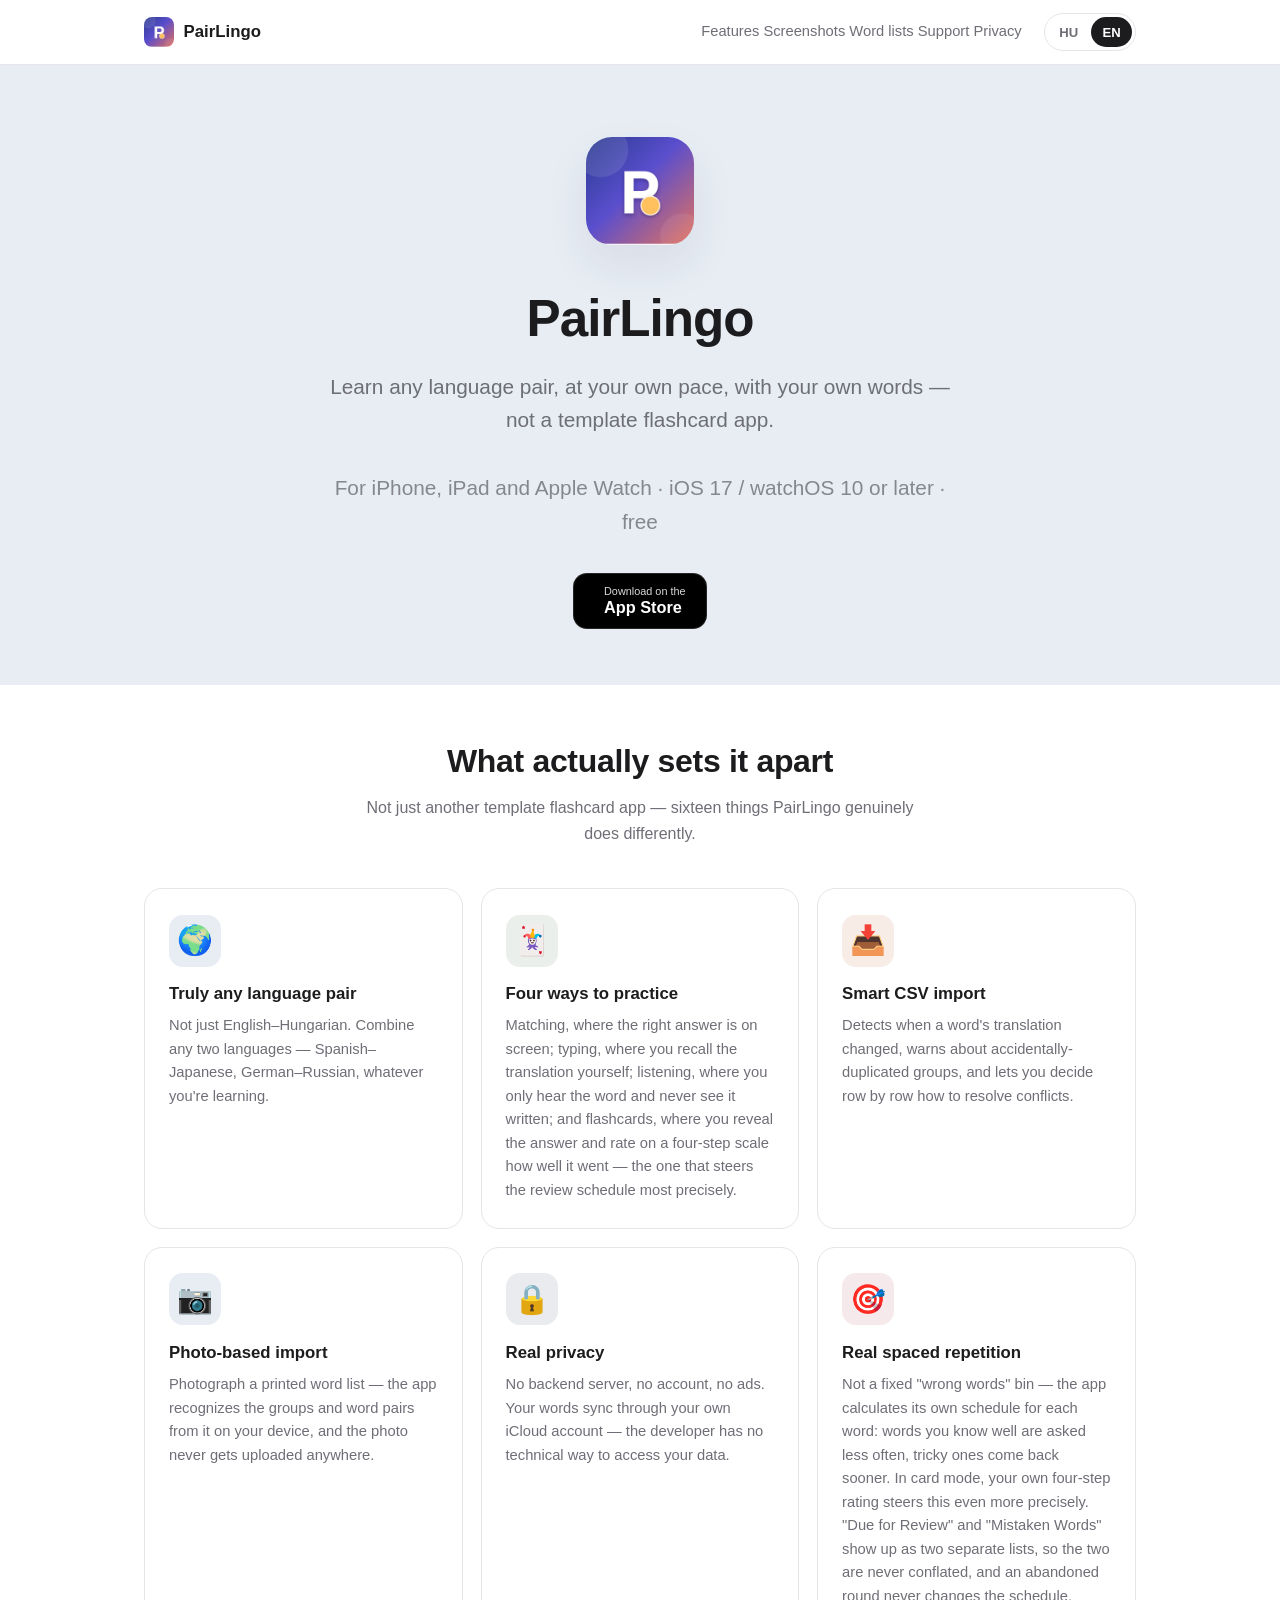
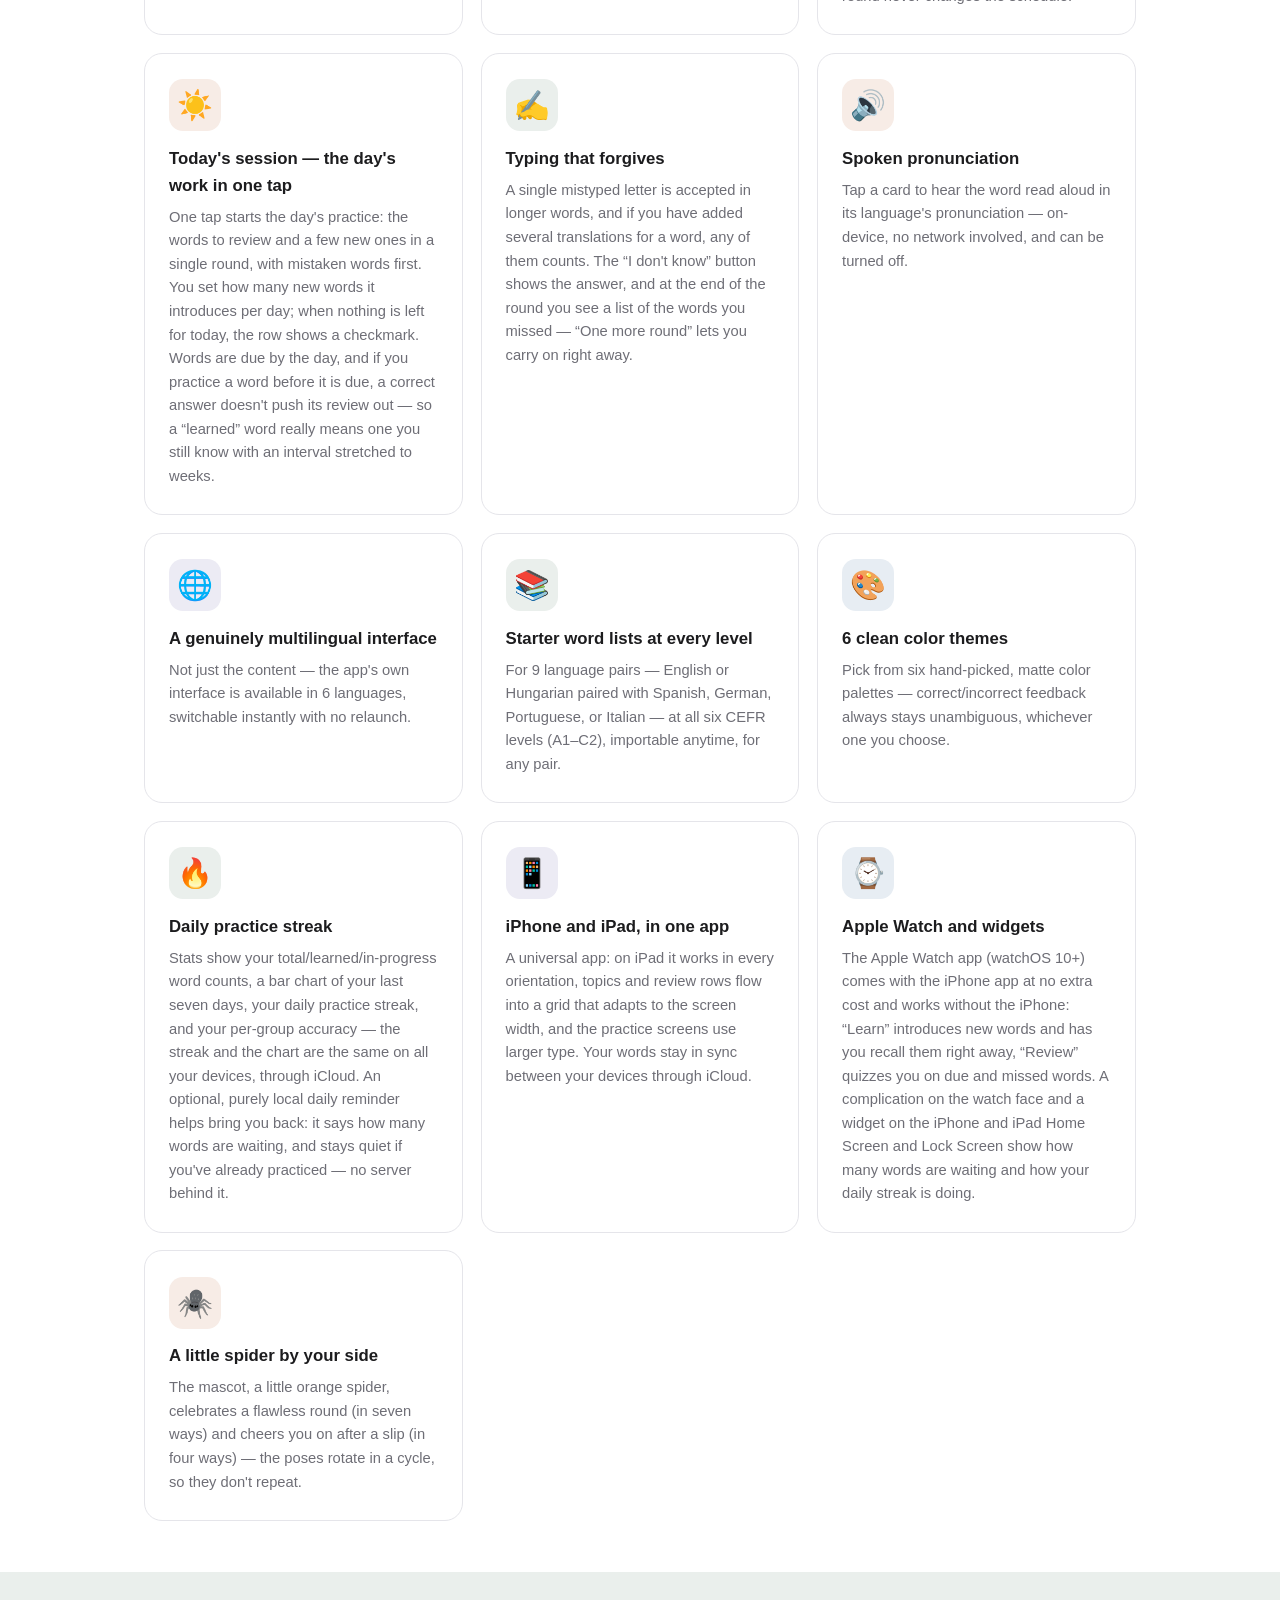
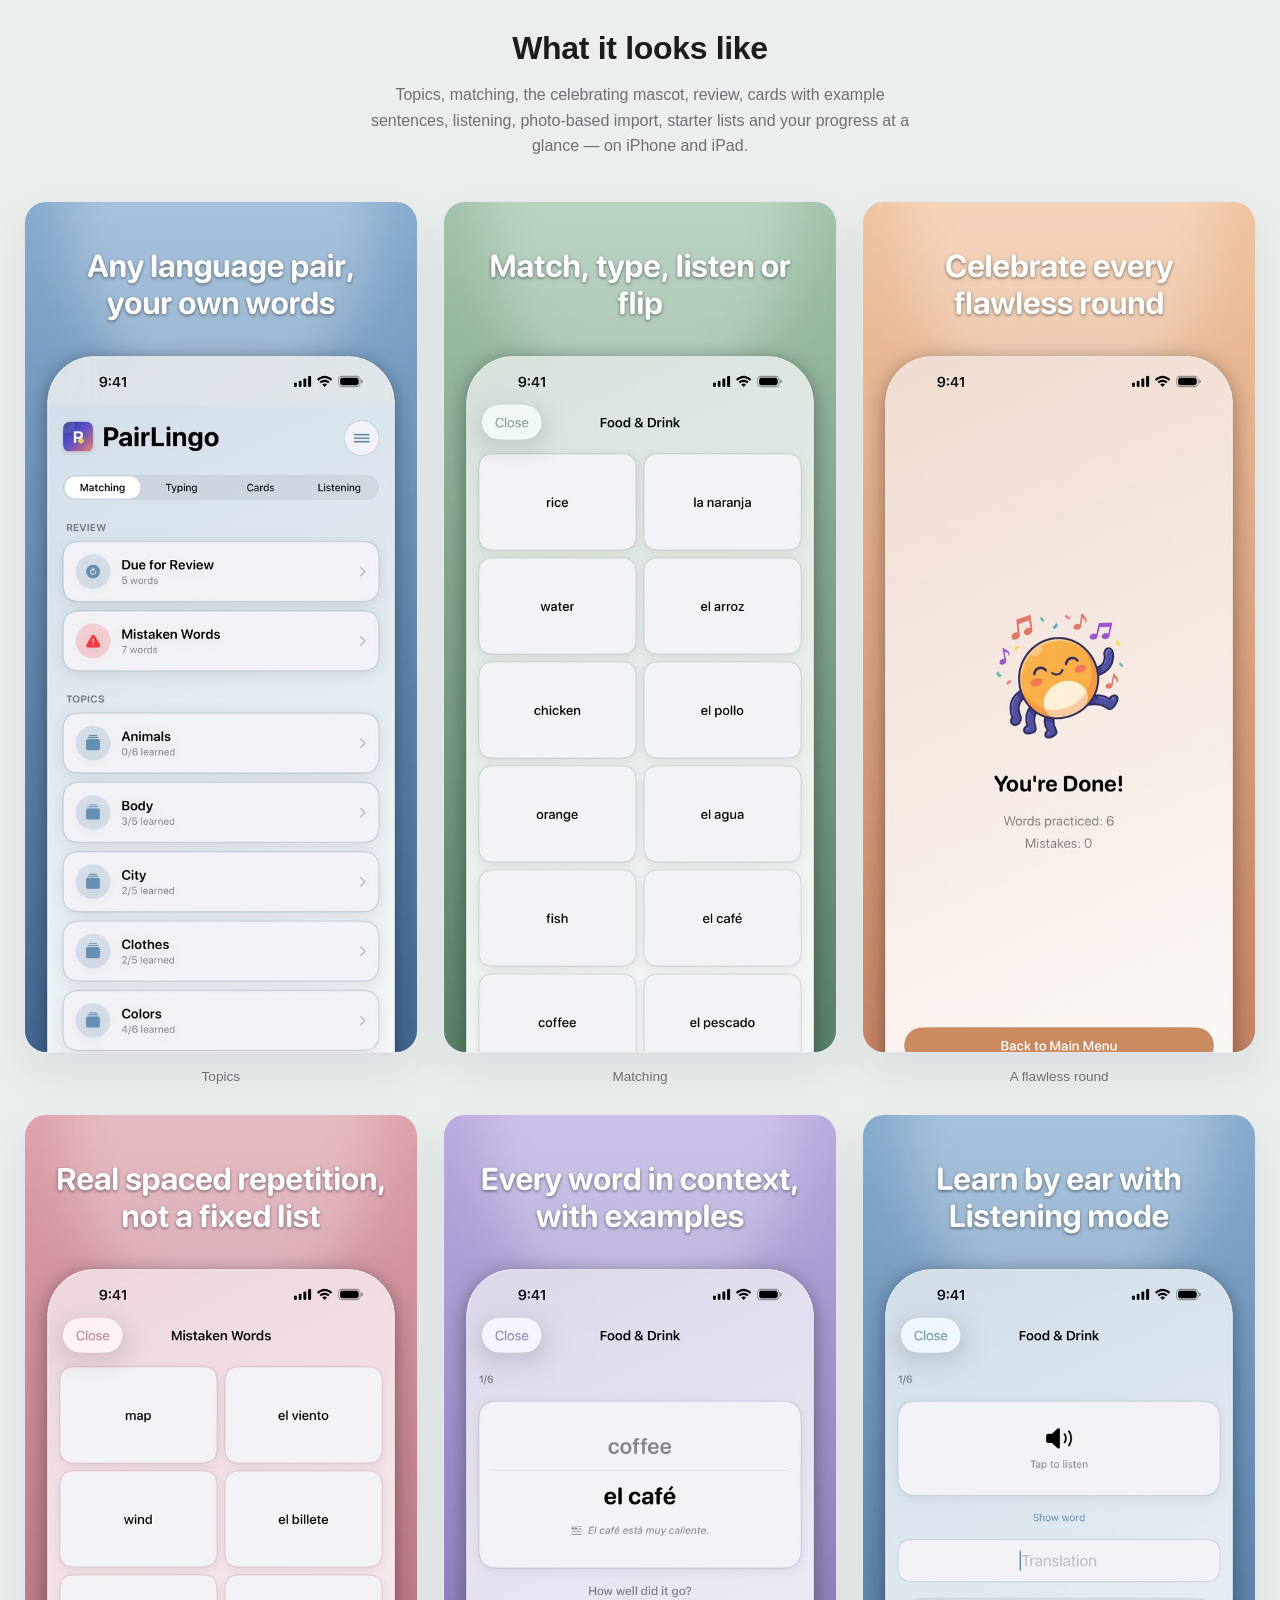
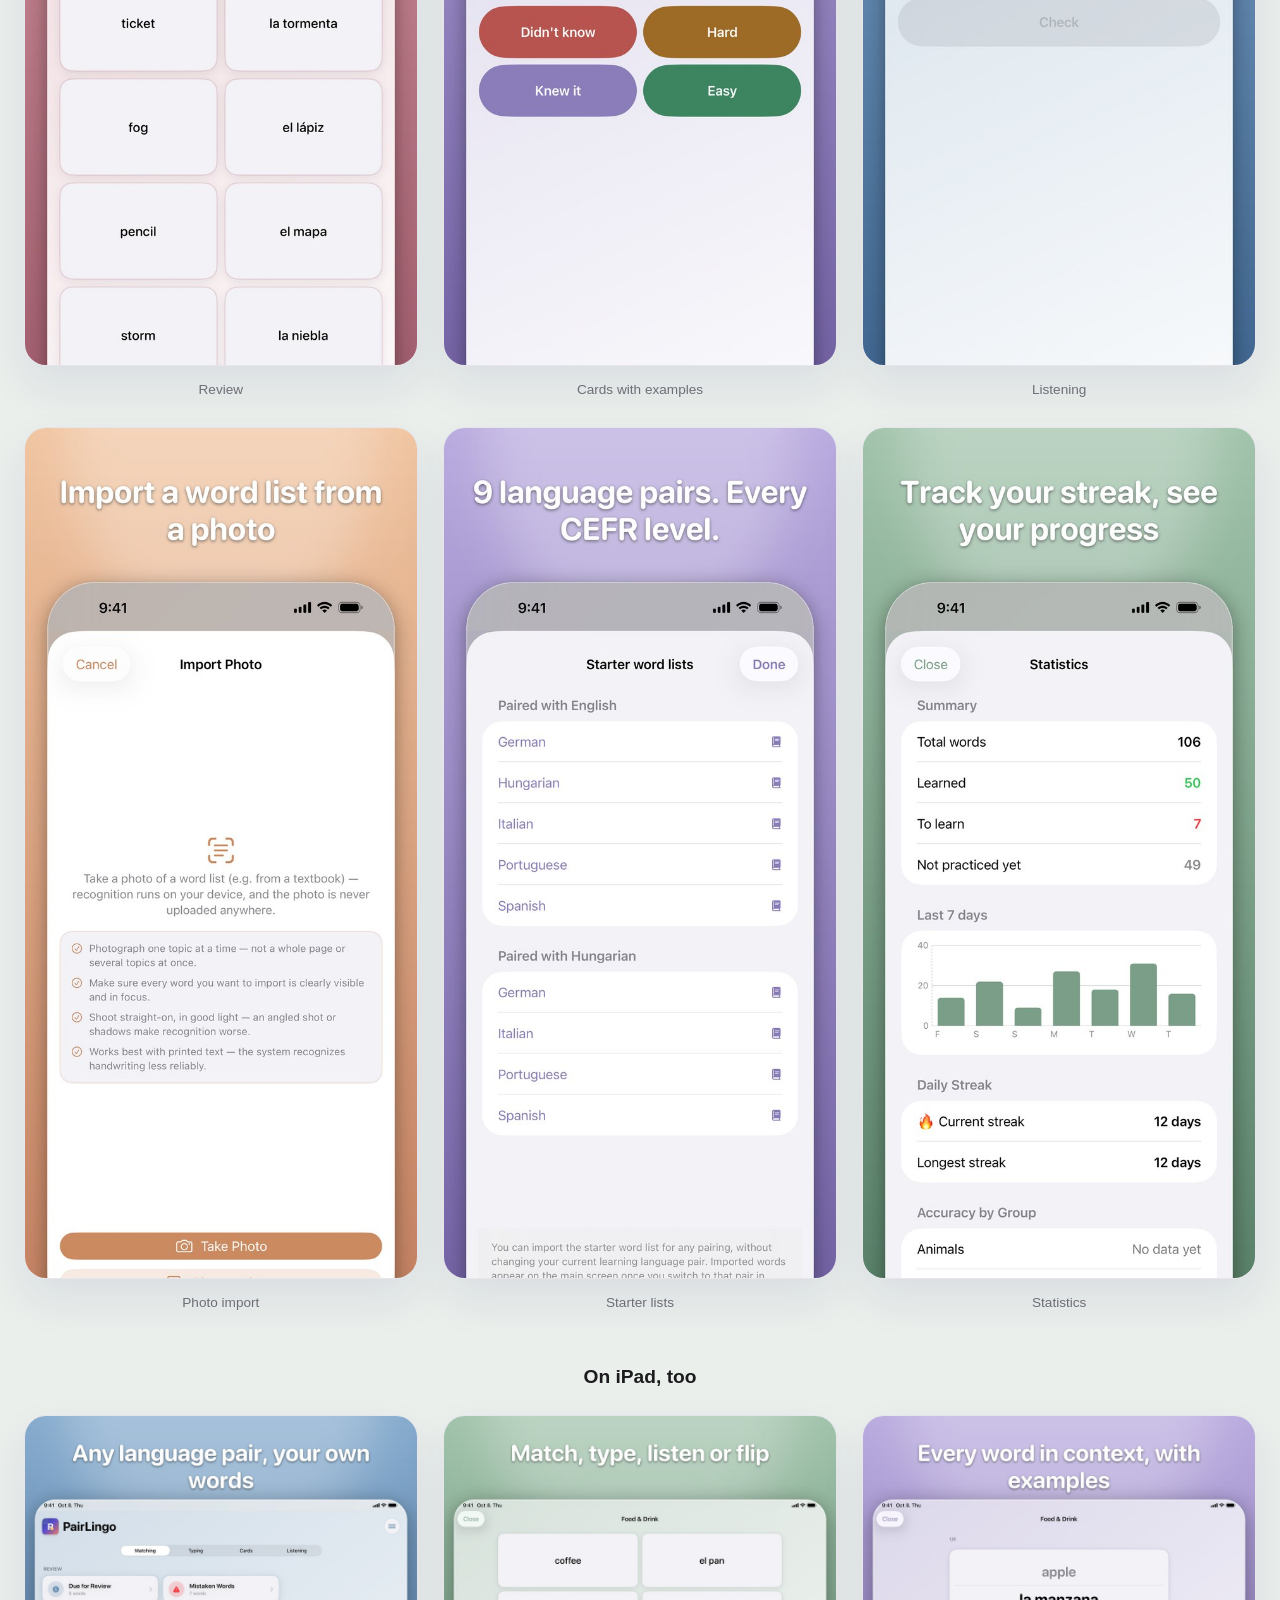
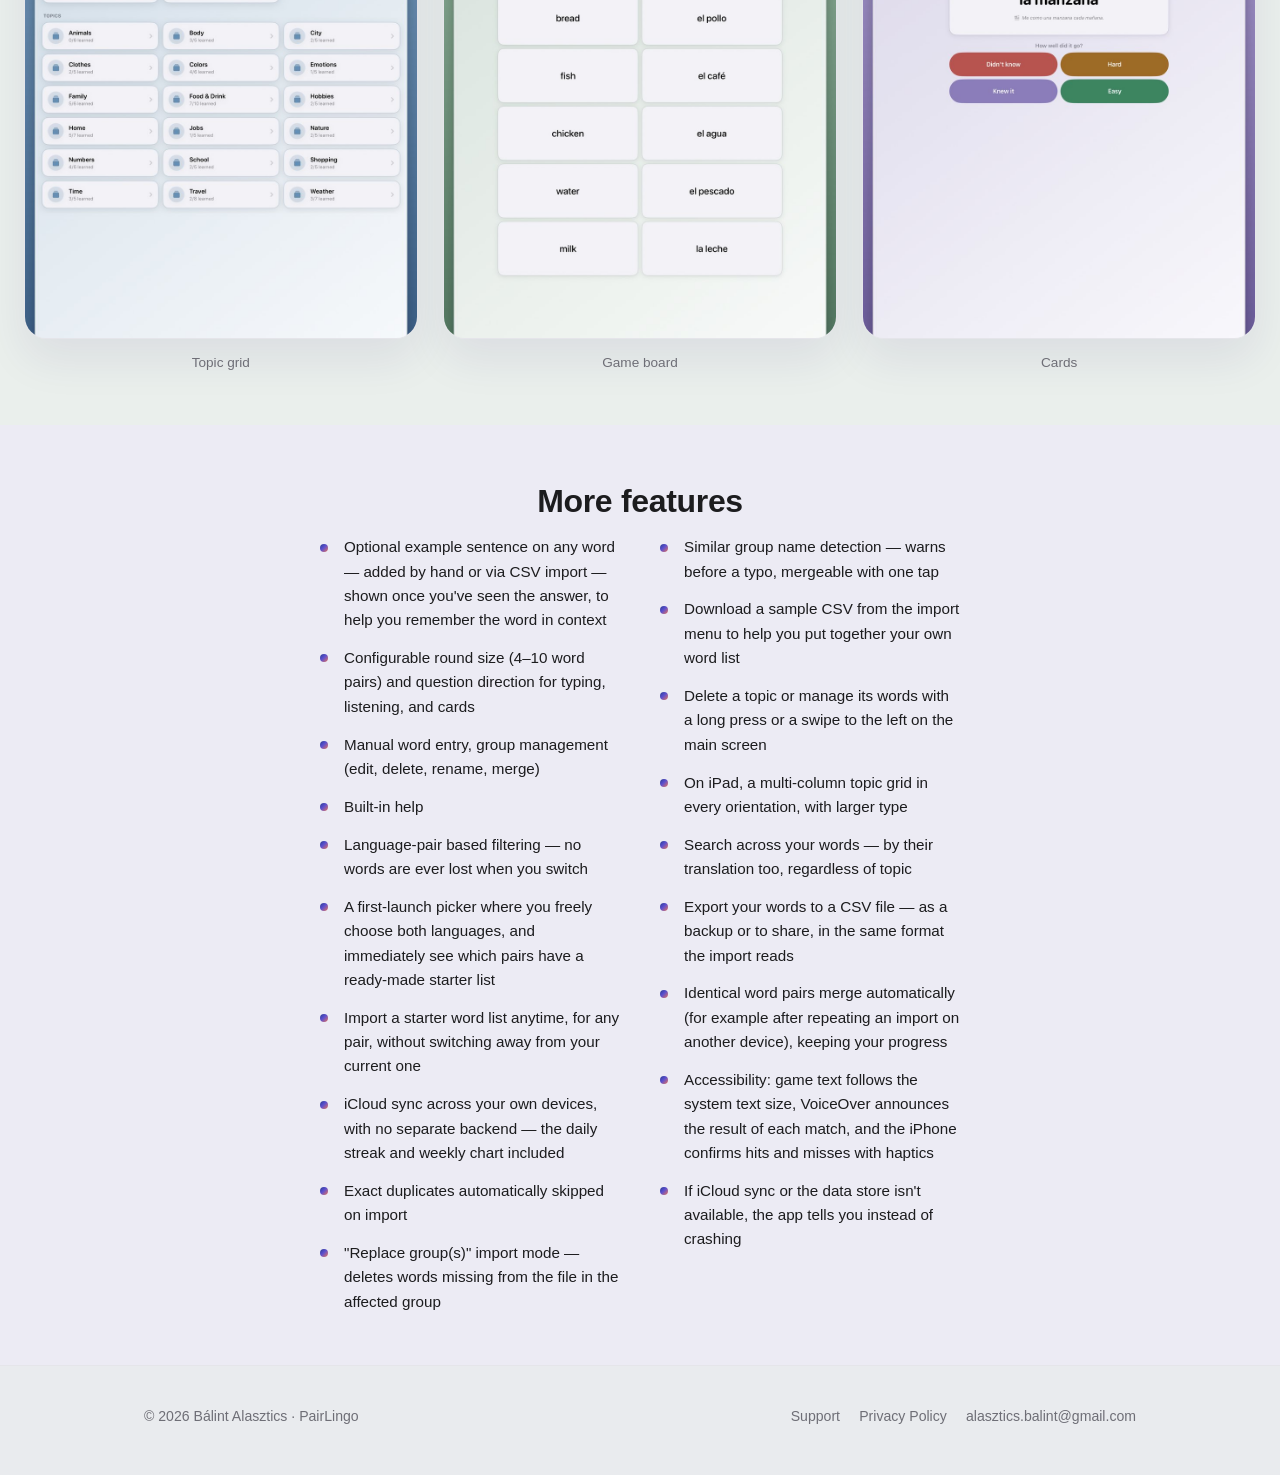
<file: index.html>
<!DOCTYPE html>
<html lang="hu">
<head>
<meta charset="UTF-8">
<meta name="viewport" content="width=device-width, initial-scale=1">
<title>PairLingo — Bármilyen nyelvpár tanulása / Any Language Pair, Your Words</title>
<meta name="description" content="PairLingo: natív szópárosító nyelvtanuló app iPhone-ra, iPadre és Apple Watchra, tetszőleges nyelvpárhoz, saját szavakból. / PairLingo: a native word-matching app for iPhone, iPad and Apple Watch for any language pair, built from your own words.">
<link rel="icon" href="assets/icon-1024.png">
<link rel="apple-touch-icon" href="assets/icon-1024.png">
<link rel="stylesheet" href="assets/style.css">
</head>
<body>

<header class="site-header">
  <div class="wrap">
    <a class="brand" href="index.html">
      <img src="assets/icon-1024.png" alt="PairLingo">
      PairLingo
    </a>
    <nav class="site-nav">
      <span class="nav-links">
        <a href="#funkciok"><span data-lang="hu">Funkciók</span><span data-lang="en">Features</span></a>
        <a href="#screenshotok"><span data-lang="hu">Képernyőképek</span><span data-lang="en">Screenshots</span></a>
        <a href="word-lists.html"><span data-lang="hu">Szókészletek</span><span data-lang="en">Word lists</span></a>
        <a href="support.html"><span data-lang="hu">Támogatás</span><span data-lang="en">Support</span></a>
        <a href="privacy.html"><span data-lang="hu">Adatvédelem</span><span data-lang="en">Privacy</span></a>
      </span>
      <span class="lang-switch">
        <button data-set-lang="hu">HU</button>
        <button data-set-lang="en">EN</button>
      </span>
    </nav>
  </div>
</header>

<main>

  <section class="hero tint-ocean">
    <div class="wrap">
      <img class="icon" src="assets/icon-1024.png" alt="PairLingo ikon">
      <h1>PairLingo</h1>

      <div data-lang="hu">
        <p class="tagline">Bármilyen nyelvpár tanulása, a saját tempódban, a saját szavaiddal — nem egy sablon szókártya-app.</p>
      </div>
      <div data-lang="en">
        <p class="tagline">Learn any language pair, at your own pace, with your own words — not a template flashcard app.</p>
      </div>
      <p class="tagline platforms" data-lang="hu">iPhone-ra, iPadre és Apple Watchra · iOS 17 / watchOS 10 vagy újabb · ingyenes</p>
      <p class="tagline platforms" data-lang="en">For iPhone, iPad and Apple Watch · iOS 17 / watchOS 10 or later · free</p>

      <div class="badge-row">
        <a class="store-badge" href="https://apps.apple.com/hu/app/pairlingo/id6796365637" target="_blank" rel="noopener">
          <span class="apple-mark"></span>
          <span class="store-text" data-lang="hu">
            <small>Töltsd le</small>
            <strong>az App Store-ból</strong>
          </span>
          <span class="store-text" data-lang="en">
            <small>Download on the</small>
            <strong>App Store</strong>
          </span>
        </a>
      </div>
    </div>
  </section>

  <section id="funkciok">
    <div class="wrap">
      <div data-lang="hu">
        <h2 class="section-title">Amiben tényleg más</h2>
        <p class="section-sub">Nem egy újabb sablon szókártya-app — tizenhat dolog, amiben a PairLingo tényleg különbözik.</p>
      </div>
      <div data-lang="en">
        <h2 class="section-title">What actually sets it apart</h2>
        <p class="section-sub">Not just another template flashcard app — sixteen things PairLingo genuinely does differently.</p>
      </div>

      <div class="feature-grid">
        <div class="feature-card">
          <span class="emoji ocean">🌍</span>
          <div data-lang="hu">
            <h3>Valóban tetszőleges nyelvpár</h3>
            <p>Nem csak angol–magyar. Bármelyik két nyelvet kombinálhatod — spanyol–japán, német–orosz, vagy bármi mást, amit tanulsz.</p>
          </div>
          <div data-lang="en">
            <h3>Truly any language pair</h3>
            <p>Not just English–Hungarian. Combine any two languages — Spanish–Japanese, German–Russian, whatever you're learning.</p>
          </div>
        </div>

        <div class="feature-card">
          <span class="emoji sage">🃏</span>
          <div data-lang="hu">
            <h3>Négyféle gyakorlás</h3>
            <p>Párosítás, ahol a helyes válasz ott van a képernyőn; gépelés, ahol magadnak kell előhívnod a fordítást; hallás, ahol a szót csak hallod, sosem látod kiírva; és kártyák, ahol megnézed a megoldást, majd magad értékeled négy fokozaton, mennyire ment — ez utóbbi vezérli legfinomabban az ismétlési ütemezést.</p>
          </div>
          <div data-lang="en">
            <h3>Four ways to practice</h3>
            <p>Matching, where the right answer is on screen; typing, where you recall the translation yourself; listening, where you only hear the word and never see it written; and flashcards, where you reveal the answer and rate on a four-step scale how well it went — the one that steers the review schedule most precisely.</p>
          </div>
        </div>

        <div class="feature-card">
          <span class="emoji peach">📥</span>
          <div data-lang="hu">
            <h3>Okos CSV-import</h3>
            <p>Felismeri, ha egy szó fordítása megváltozott, figyelmeztet a hasonló nevű duplikált csoportokra, és soronként rád bízza, mit tegyen az ütköző szavakkal.</p>
          </div>
          <div data-lang="en">
            <h3>Smart CSV import</h3>
            <p>Detects when a word's translation changed, warns about accidentally-duplicated groups, and lets you decide row by row how to resolve conflicts.</p>
          </div>
        </div>

        <div class="feature-card">
          <span class="emoji ocean">📷</span>
          <div data-lang="hu">
            <h3>Fénykép alapú import</h3>
            <p>Fényképezz le egy nyomtatott szólistát — az app a készüléken ismeri fel belőle a csoportokat és szópárokat, a kép sosem kerül fel semmilyen szerverre.</p>
          </div>
          <div data-lang="en">
            <h3>Photo-based import</h3>
            <p>Photograph a printed word list — the app recognizes the groups and word pairs from it on your device, and the photo never gets uploaded anywhere.</p>
          </div>
        </div>

        <div class="feature-card">
          <span class="emoji graphite">🔒</span>
          <div data-lang="hu">
            <h3>Igazi adatvédelem</h3>
            <p>Nincs backend szerver, nincs fiókregisztráció, nincs hirdetés. A szavaid a saját iCloud-fiókodban szinkronizálódnak — a fejlesztőnek fizikai lehetősége sincs hozzáférni.</p>
          </div>
          <div data-lang="en">
            <h3>Real privacy</h3>
            <p>No backend server, no account, no ads. Your words sync through your own iCloud account — the developer has no technical way to access your data.</p>
          </div>
        </div>

        <div class="feature-card">
          <span class="emoji rosewood">🎯</span>
          <div data-lang="hu">
            <h3>Valódi térközös ismétlés</h3>
            <p>Nem egy fix "hibás szavak" listát pörget — minden szóhoz saját ütemezést számol: a jól tudott szavakat egyre ritkábban, a nehezen menőket gyakrabban kérdezi vissza. Kártyás módban a négyfokozatú saját értékelésed még finomabban vezérli ezt. Az "Esedékes ismétlés" és a "Hibázott szavak" külön listában jelenik meg, hogy sose keveredjen a kettő, és egy félbehagyott kör sosem módosítja az ütemezést.</p>
          </div>
          <div data-lang="en">
            <h3>Real spaced repetition</h3>
            <p>Not a fixed "wrong words" bin — the app calculates its own schedule for each word: words you know well are asked less often, tricky ones come back sooner. In card mode, your own four-step rating steers this even more precisely. "Due for Review" and "Mistaken Words" show up as two separate lists, so the two are never conflated, and an abandoned round never changes the schedule.</p>
          </div>
        </div>

        <div class="feature-card">
          <span class="emoji peach">☀️</span>
          <div data-lang="hu">
            <h3>Mai adag — a nap teendője egy koppintással</h3>
            <p>Egyetlen koppintás elindítja a nap gyakorlását: az ismétlendő szavak és néhány új szó egy körben, a hibázott szavak elsőbbségével. Te állítod be, naponta hány új szót vezessen be; ha mára nincs több teendő, a sor kipipálva áll. Az esedékesség napra szól, és ha egy szót a határideje előtt gyakorolsz, a helyes válasz nem tolja ki az ismétlését — így a „megtanult” szó tényleg azt jelenti, hogy hetekre kitolt időközzel is megy.</p>
          </div>
          <div data-lang="en">
            <h3>Today's session — the day's work in one tap</h3>
            <p>One tap starts the day's practice: the words to review and a few new ones in a single round, with mistaken words first. You set how many new words it introduces per day; when nothing is left for today, the row shows a checkmark. Words are due by the day, and if you practice a word before it is due, a correct answer doesn't push its review out — so a “learned” word really means one you still know with an interval stretched to weeks.</p>
          </div>
        </div>

        <div class="feature-card">
          <span class="emoji sage">✍️</span>
          <div data-lang="hu">
            <h3>Gépelés, ami megbocsát</h3>
            <p>Egy betűnyi elírást a hosszabb szavaknál elfogad, és ha egy szóra több fordítást is felvettél, bármelyik jó válasz. A „Nem tudom” gomb megmutatja a megoldást, a kör végén pedig az elhibázott szavak listáját látod — a „Még egy kör” gombbal rögtön folytathatod.</p>
          </div>
          <div data-lang="en">
            <h3>Typing that forgives</h3>
            <p>A single mistyped letter is accepted in longer words, and if you have added several translations for a word, any of them counts. The “I don't know” button shows the answer, and at the end of the round you see a list of the words you missed — “One more round” lets you carry on right away.</p>
          </div>
        </div>

        <div class="feature-card">
          <span class="emoji peach">🔊</span>
          <div data-lang="hu">
            <h3>Kiejtés-felolvasás</h3>
            <p>Koppints egy kártyára, és az app felolvassa a szót a nyelvének megfelelő kiejtéssel — eszközön, hálózat nélkül, ki- és bekapcsolható.</p>
          </div>
          <div data-lang="en">
            <h3>Spoken pronunciation</h3>
            <p>Tap a card to hear the word read aloud in its language's pronunciation — on-device, no network involved, and can be turned off.</p>
          </div>
        </div>

        <div class="feature-card">
          <span class="emoji lavender">🌐</span>
          <div data-lang="hu">
            <h3>Valódi többnyelvű felület</h3>
            <p>Nemcsak a tananyag — maga az alkalmazás kezelőfelülete is 6 nyelven érhető el, azonnal váltható, újraindítás nélkül.</p>
          </div>
          <div data-lang="en">
            <h3>A genuinely multilingual interface</h3>
            <p>Not just the content — the app's own interface is available in 6 languages, switchable instantly with no relaunch.</p>
          </div>
        </div>

        <div class="feature-card">
          <span class="emoji sage">📚</span>
          <div data-lang="hu">
            <h3>Kész alapszókészletek minden szinten</h3>
            <p>9 nyelvpárhoz — angol vagy magyar párosítva spanyollal, némettel, portugállal vagy olasszal —, mind a hat nyelvvizsga-szinten (A1–C2), bármikor importálható, bármelyik nyelvpárhoz.</p>
          </div>
          <div data-lang="en">
            <h3>Starter word lists at every level</h3>
            <p>For 9 language pairs — English or Hungarian paired with Spanish, German, Portuguese, or Italian — at all six CEFR levels (A1–C2), importable anytime, for any pair.</p>
          </div>
        </div>

        <div class="feature-card">
          <span class="emoji ocean">🎨</span>
          <div data-lang="hu">
            <h3>6 letisztult színtéma</h3>
            <p>Hat kézzel válogatott, matt színpaletta közül választhatsz — a helyes/hibás visszajelzés viszont mindig egyértelmű marad, bármelyiket is választod.</p>
          </div>
          <div data-lang="en">
            <h3>6 clean color themes</h3>
            <p>Pick from six hand-picked, matte color palettes — correct/incorrect feedback always stays unambiguous, whichever one you choose.</p>
          </div>
        </div>

        <div class="feature-card">
          <span class="emoji sage">🔥</span>
          <div data-lang="hu">
            <h3>Napi gyakorlási sorozat</h3>
            <p>A statisztika mutatja az összes/megtanult/tanulás alatt lévő szavaid számát, egy oszlopdiagramot az elmúlt hét napodról, a napi gyakorlási sorozatodat, és a csoportonkénti pontosságodat — a sorozat és a diagram minden eszközödön ugyanaz, az iCloudon át. Egy opcionális, tisztán helyi napi emlékeztető segít visszatérni: megmondja, hány szó vár ismétlésre, és nem szól, ha aznap már gyakoroltál — nincs mögötte szerver.</p>
          </div>
          <div data-lang="en">
            <h3>Daily practice streak</h3>
            <p>Stats show your total/learned/in-progress word counts, a bar chart of your last seven days, your daily practice streak, and your per-group accuracy — the streak and the chart are the same on all your devices, through iCloud. An optional, purely local daily reminder helps bring you back: it says how many words are waiting, and stays quiet if you've already practiced — no server behind it.</p>
          </div>
        </div>

        <div class="feature-card">
          <span class="emoji lavender">📱</span>
          <div data-lang="hu">
            <h3>iPhone és iPad, egy appban</h3>
            <p>Univerzális app: iPaden minden tájolásban használható, a témakörök és az ismétlés-sorok a kijelző szélességéhez igazodó rácsba rendeződnek, a gyakorlóképernyők pedig nagyobb betűkkel jelennek meg. A szavaid iCloudon át szinkronban maradnak az eszközeid között.</p>
          </div>
          <div data-lang="en">
            <h3>iPhone and iPad, in one app</h3>
            <p>A universal app: on iPad it works in every orientation, topics and review rows flow into a grid that adapts to the screen width, and the practice screens use larger type. Your words stay in sync between your devices through iCloud.</p>
          </div>
        </div>

        <div class="feature-card">
          <span class="emoji ocean">⌚</span>
          <div data-lang="hu">
            <h3>Apple Watch és widgetek</h3>
            <p>Az iPhone apphoz tartozó Apple Watch app (watchOS 10+, külön vásárlás nélkül) az iPhone nélkül is működik: a „Tanulás” új szavakat mutat be, majd rögtön felidézteti őket, az „Ismétlés” az esedékes és elhibázott szavakat kérdezi vissza. Az óralapon komplikáció, az iPhone és az iPad kezdő- és zárolási képernyőjén widget mutatja, hány szó vár ismétlésre, és hogy áll a napi sorozatod.</p>
          </div>
          <div data-lang="en">
            <h3>Apple Watch and widgets</h3>
            <p>The Apple Watch app (watchOS 10+) comes with the iPhone app at no extra cost and works without the iPhone: “Learn” introduces new words and has you recall them right away, “Review” quizzes you on due and missed words. A complication on the watch face and a widget on the iPhone and iPad Home Screen and Lock Screen show how many words are waiting and how your daily streak is doing.</p>
          </div>
        </div>

        <div class="feature-card">
          <span class="emoji peach">🕷️</span>
          <div data-lang="hu">
            <h3>Egy kis pók a társad</h3>
            <p>A kabala, egy kis narancs pók, hibátlan körnél ünnepel (hétféleképpen), egy tévesztés után pedig bátorít (négyféleképpen) — a pózok körbe-körbe váltakoznak, így nem ismétlik magukat.</p>
          </div>
          <div data-lang="en">
            <h3>A little spider by your side</h3>
            <p>The mascot, a little orange spider, celebrates a flawless round (in seven ways) and cheers you on after a slip (in four ways) — the poses rotate in a cycle, so they don't repeat.</p>
          </div>
        </div>
      </div>
    </div>
  </section>

  <section id="screenshotok" class="tint-sage">
    <div class="wrap">
      <div data-lang="hu">
        <h2 class="section-title">Így néz ki</h2>
        <p class="section-sub">Témakörök, párosítás, az ünneplő kabala, ismétlés, kártyák példamondattal, hallás, fénykép alapú import, kezdő szókészletek és a haladásod egy pillantásra — iPhone-on és iPaden.</p>
      </div>
      <div data-lang="en">
        <h2 class="section-title">What it looks like</h2>
        <p class="section-sub">Topics, matching, the celebrating mascot, review, cards with example sentences, listening, photo-based import, starter lists and your progress at a glance — on iPhone and iPad.</p>
      </div>

      <div class="showcase">
        <figure>
          <img src="screenshots/1.7/iphone-01-topics.jpg" alt="Témakörök és ismétlés / Topics and review" loading="lazy">
          <figcaption data-lang="hu">Témakörök</figcaption>
          <figcaption data-lang="en">Topics</figcaption>
        </figure>
        <figure>
          <img src="screenshots/1.7/iphone-02-game.jpg" alt="Párosítós gyakorlás / Matching practice" loading="lazy">
          <figcaption data-lang="hu">Párosítás</figcaption>
          <figcaption data-lang="en">Matching</figcaption>
        </figure>
        <figure>
          <img src="screenshots/1.7/iphone-03-summary.jpg" alt="Ünneplő kabala a kör végén / The mascot celebrating a flawless round" loading="lazy">
          <figcaption data-lang="hu">Hibátlan kör</figcaption>
          <figcaption data-lang="en">A flawless round</figcaption>
        </figure>
        <figure>
          <img src="screenshots/1.7/iphone-04-review.jpg" alt="Hibázott szavak ismétlése / Reviewing mistaken words" loading="lazy">
          <figcaption data-lang="hu">Ismétlés</figcaption>
          <figcaption data-lang="en">Review</figcaption>
        </figure>
        <figure>
          <img src="screenshots/1.7/iphone-05-cards.jpg" alt="Kártyás gyakorlás példamondattal / Card practice with an example sentence" loading="lazy">
          <figcaption data-lang="hu">Kártyák példamondattal</figcaption>
          <figcaption data-lang="en">Cards with examples</figcaption>
        </figure>
        <figure>
          <img src="screenshots/1.7/iphone-06-listening.jpg" alt="Hallás utáni gyakorlás / Listening mode" loading="lazy">
          <figcaption data-lang="hu">Hallás</figcaption>
          <figcaption data-lang="en">Listening</figcaption>
        </figure>
        <figure>
          <img src="screenshots/1.7/iphone-07-photo.jpg" alt="Fénykép alapú import / Photo-based import" loading="lazy">
          <figcaption data-lang="hu">Fénykép import</figcaption>
          <figcaption data-lang="en">Photo import</figcaption>
        </figure>
        <figure>
          <img src="screenshots/1.7/iphone-08-starter.jpg" alt="Kezdő szókészletek / Starter word lists" loading="lazy">
          <figcaption data-lang="hu">Kezdő szókészletek</figcaption>
          <figcaption data-lang="en">Starter lists</figcaption>
        </figure>
        <figure>
          <img src="screenshots/1.7/iphone-09-stats.jpg" alt="Statisztika / Statistics" loading="lazy">
          <figcaption data-lang="hu">Statisztika</figcaption>
          <figcaption data-lang="en">Statistics</figcaption>
        </figure>
      </div>

      <div data-lang="hu"><h3 class="showcase-title">iPaden is</h3></div>
      <div data-lang="en"><h3 class="showcase-title">On iPad, too</h3></div>
      <div class="showcase showcase-ipad">
        <figure>
          <img src="screenshots/1.7/ipad-01-topics.jpg" alt="iPad: témakör-rács / iPad: topic grid" loading="lazy">
          <figcaption data-lang="hu">Témakör-rács</figcaption>
          <figcaption data-lang="en">Topic grid</figcaption>
        </figure>
        <figure>
          <img src="screenshots/1.7/ipad-02-game.jpg" alt="iPad: párosítós játéktábla / iPad: matching board" loading="lazy">
          <figcaption data-lang="hu">Játéktábla</figcaption>
          <figcaption data-lang="en">Game board</figcaption>
        </figure>
        <figure>
          <img src="screenshots/1.7/ipad-05-cards.jpg" alt="iPad: kártyás gyakorlás / iPad: card practice" loading="lazy">
          <figcaption data-lang="hu">Kártyák</figcaption>
          <figcaption data-lang="en">Cards</figcaption>
        </figure>
      </div>
    </div>
  </section>

  <section class="tint-lavender">
    <div class="wrap">
      <div data-lang="hu">
        <h2 class="section-title">További funkciók</h2>
      </div>
      <div data-lang="en">
        <h2 class="section-title">More features</h2>
      </div>

      <ul class="more-list" data-lang="hu">
        <li>Opcionális példamondat bármelyik szóhoz — kézzel vagy CSV-importtal —, ami a megoldás megnézése után jelenik meg, hogy segítsen megjegyezni a szót kontextusban</li>
        <li>Beállítható kör-méret (4–10 szópár) és kérdezés-irány gépelésnél, hallásnál és kártyáknál</li>
        <li>Kézi szóhozzáadás, csoportkezelés (szerkesztés, törlés, átnevezés, összevonás)</li>
        <li>Beépített súgó</li>
        <li>Nyelvpár-alapú szűrés — semmilyen szavad nem vész el váltáskor</li>
        <li>Induláskori nyelvválasztó, ahol mindkét nyelvet szabadon kiválaszthatod, és rögtön látod, mely párokhoz van kész alapszókészlet</li>
        <li>Kezdő szókészlet importálása bármikor, bármelyik nyelvpárhoz, a jelenlegi váltása nélkül</li>
        <li>iCloud-szinkronizáció a saját eszközeid között, külön backend nélkül — a napi sorozat és a heti diagram is</li>
        <li>Pontos duplikátumok automatikus kihagyása importáláskor</li>
        <li>"Csoport(ok) lecserélése" import mód — a fájlból kimaradt szavak törlése az érintett csoportból</li>
        <li>Hasonló csoportnév felismerése — figyelmeztet elgépelés előtt, egy gombbal összevonható</li>
        <li>Minta CSV letölthető az import menüből, hogy könnyebben összeállítsd a saját szólistádat</li>
        <li>Témakör törlése és szavainak kezelése hosszú nyomással vagy balra húzással a főképernyőn</li>
        <li>iPaden többoszlopos témakör-rács minden tájolásban, nagyobb betűkkel</li>
        <li>Keresés a szavak között — a fordításuk alapján is, témakörtől függetlenül</li>
        <li>A szavaid exportálása CSV fájlba — biztonsági mentésnek vagy megosztáshoz, ugyanabban a formátumban, amit az import beolvas</li>
        <li>Az azonos szópárok automatikus egyesítése (például egy másik eszközön megismételt import után), a haladásod megtartásával</li>
        <li>Akadálymentesség: a játék szövegei követik a rendszer szövegméretét, a VoiceOver bemondja a párosítás eredményét, az iPhone rezgéssel is jelzi a találatot és a hibát</li>
        <li>Ha az iCloud-szinkron vagy az adattár nem érhető el, az app figyelmeztet, nem omlik össze</li>
      </ul>
      <ul class="more-list" data-lang="en">
        <li>Optional example sentence on any word — added by hand or via CSV import — shown once you've seen the answer, to help you remember the word in context</li>
        <li>Configurable round size (4–10 word pairs) and question direction for typing, listening, and cards</li>
        <li>Manual word entry, group management (edit, delete, rename, merge)</li>
        <li>Built-in help</li>
        <li>Language-pair based filtering — no words are ever lost when you switch</li>
        <li>A first-launch picker where you freely choose both languages, and immediately see which pairs have a ready-made starter list</li>
        <li>Import a starter word list anytime, for any pair, without switching away from your current one</li>
        <li>iCloud sync across your own devices, with no separate backend — the daily streak and weekly chart included</li>
        <li>Exact duplicates automatically skipped on import</li>
        <li>"Replace group(s)" import mode — deletes words missing from the file in the affected group</li>
        <li>Similar group name detection — warns before a typo, mergeable with one tap</li>
        <li>Download a sample CSV from the import menu to help you put together your own word list</li>
        <li>Delete a topic or manage its words with a long press or a swipe to the left on the main screen</li>
        <li>On iPad, a multi-column topic grid in every orientation, with larger type</li>
        <li>Search across your words — by their translation too, regardless of topic</li>
        <li>Export your words to a CSV file — as a backup or to share, in the same format the import reads</li>
        <li>Identical word pairs merge automatically (for example after repeating an import on another device), keeping your progress</li>
        <li>Accessibility: game text follows the system text size, VoiceOver announces the result of each match, and the iPhone confirms hits and misses with haptics</li>
        <li>If iCloud sync or the data store isn't available, the app tells you instead of crashing</li>
      </ul>
    </div>
  </section>

</main>

<footer class="site-footer tint-graphite">
  <div class="wrap">
    <div data-lang="hu">© 2026 Alasztics Bálint · PairLingo</div>
    <div data-lang="en">© 2026 Bálint Alasztics · PairLingo</div>
    <nav>
      <a href="support.html"><span data-lang="hu">Támogatás</span><span data-lang="en">Support</span></a>
      <a href="privacy.html"><span data-lang="hu">Adatvédelem</span><span data-lang="en">Privacy Policy</span></a>
      <a href="mailto:alasztics.balint@gmail.com">alasztics.balint@gmail.com</a>
    </nav>
  </div>
</footer>

<script src="assets/lang.js"></script>
</body>
</html>
</file>
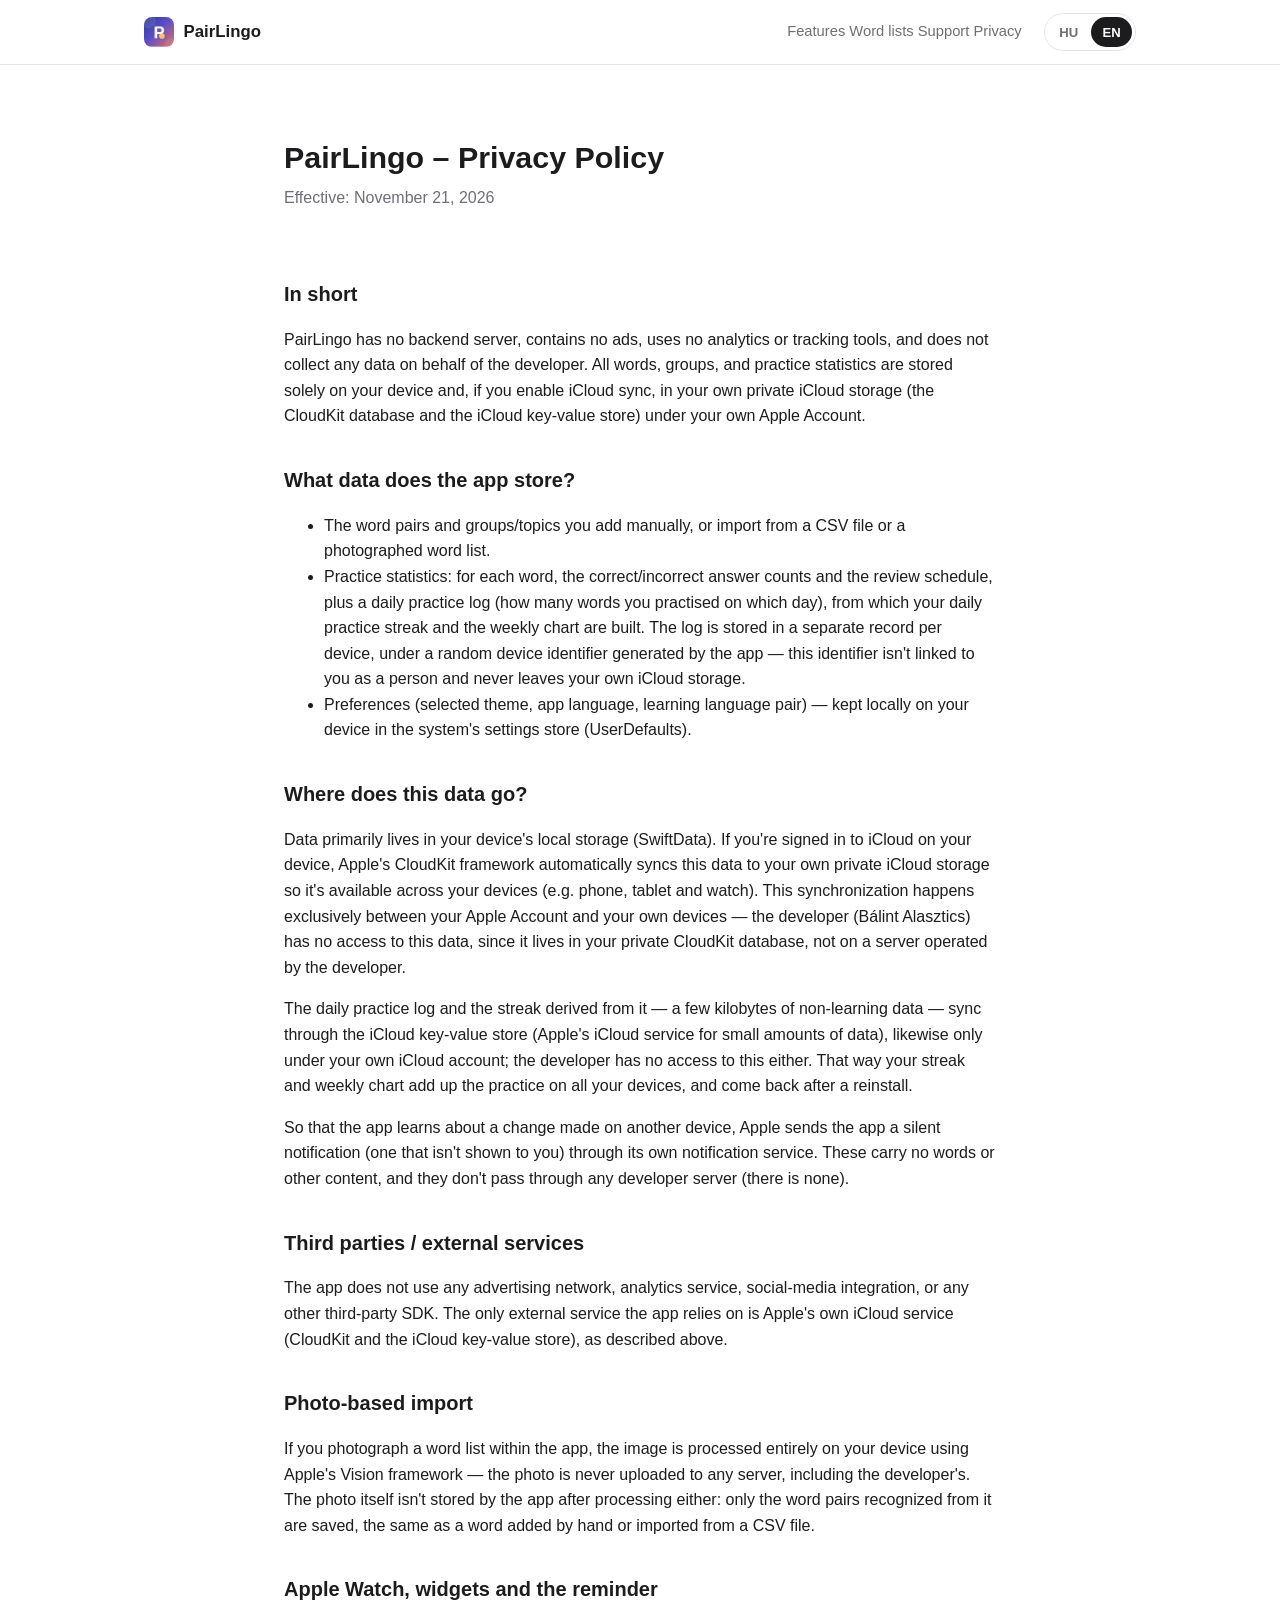
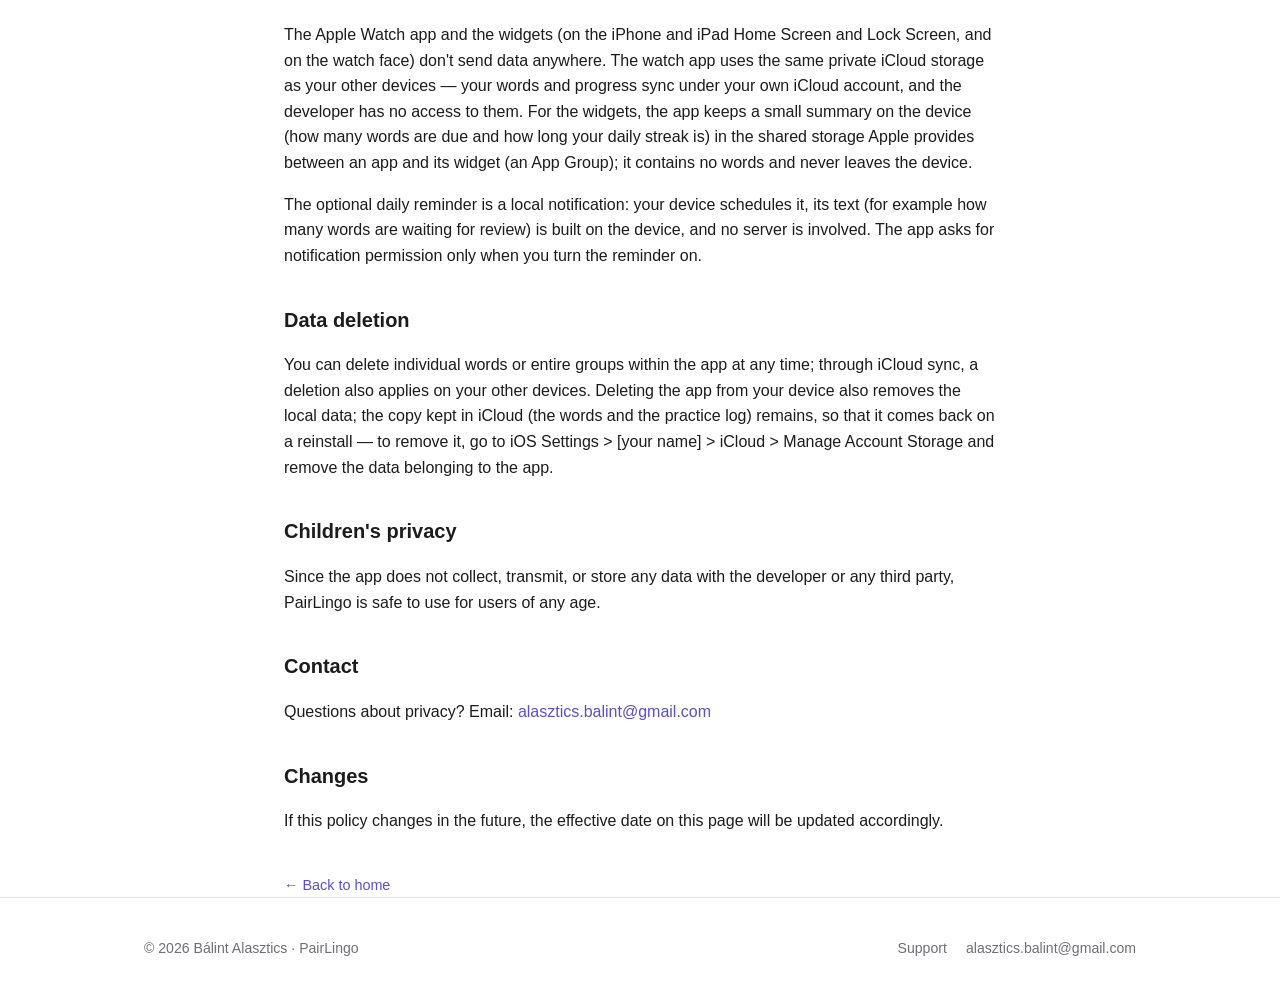
<file: privacy.html>
<!DOCTYPE html>
<html lang="hu">
<head>
<meta charset="UTF-8">
<meta name="viewport" content="width=device-width, initial-scale=1">
<title>PairLingo — Adatvédelmi szabályzat / Privacy Policy</title>
<link rel="icon" href="assets/icon-1024.png">
<link rel="apple-touch-icon" href="assets/icon-1024.png">
<link rel="stylesheet" href="assets/style.css">
</head>
<body>

<header class="site-header">
  <div class="wrap">
    <a class="brand" href="index.html">
      <img src="assets/icon-1024.png" alt="PairLingo">
      PairLingo
    </a>
    <nav class="site-nav">
      <span class="nav-links">
        <a href="index.html#funkciok"><span data-lang="hu">Funkciók</span><span data-lang="en">Features</span></a>
        <a href="word-lists.html"><span data-lang="hu">Szókészletek</span><span data-lang="en">Word lists</span></a>
        <a href="support.html"><span data-lang="hu">Támogatás</span><span data-lang="en">Support</span></a>
        <a href="privacy.html"><span data-lang="hu">Adatvédelem</span><span data-lang="en">Privacy</span></a>
      </span>
      <span class="lang-switch">
        <button data-set-lang="hu">HU</button>
        <button data-set-lang="en">EN</button>
      </span>
    </nav>
  </div>
</header>

<main class="narrow">

  <div class="page-header">
    <div data-lang="hu">
      <h1>PairLingo – Adatvédelmi szabályzat</h1>
      <p class="subtitle">Hatályos: 2026. november 21.</p>
    </div>
    <div data-lang="en">
      <h1>PairLingo – Privacy Policy</h1>
      <p class="subtitle">Effective: November 21, 2026</p>
    </div>
  </div>

  <div class="content">

    <div data-lang="hu">
      <h2>Röviden</h2>
      <p>
        A PairLingo nem rendelkezik saját szerverrel, nem tartalmaz hirdetést, nem használ elemző-
        (analitika) vagy nyomkövető eszközöket, és nem gyűjt semmilyen adatot a fejlesztő számára.
        Minden szó, csoport és gyakorlási statisztika kizárólag a te készülékeden, illetve — ha
        bekapcsolod az iCloud-szinkronizációt — a te saját Apple-fiókod alá tartozó, privát
        iCloud-tárhelyen (CloudKit-adattárban és az iCloud kulcs-érték tárolójában) tárolódik.
      </p>

      <h2>Milyen adatokat tárol az alkalmazás?</h2>
      <ul>
        <li>Az általad felvitt, vagy CSV-fájlból, illetve lefényképezett szólistából importált
          szópárok, témakörök/csoportok.</li>
        <li>Gyakorlási statisztika: az egyes szavaknál a helyes/hibás válaszok száma és az ismétlési
          ütemezés, valamint a napi gyakorlási napló (melyik napon hány szót gyakoroltál), amiből a
          napi gyakorlási sorozatod és a heti diagram készül. A napló eszközönként külön rekordban
          tárolódik, egy az alkalmazás által véletlenszerűen generált eszköz-azonosító alatt — ez az
          azonosító nem kapcsolódik a személyedhez, és sehova nem kerül el a saját iCloud-tárhelyeden
          kívül.</li>
        <li>Beállítások (választott téma, alkalmazás nyelve, tanulási nyelvpár) — ezek a
          készüléken, a rendszer beállítás-tárolójában (UserDefaults) maradnak.</li>
      </ul>

      <h2>Hova kerülnek ezek az adatok?</h2>
      <p>
        Az adatok elsődlegesen a készüléked helyi tárolójában (SwiftData) vannak. Ha az eszközödön be
        van jelentkezve egy iCloud-fiók, az Apple CloudKit-keretrendszere automatikusan szinkronizálja
        ezeket az adatokat a saját, privát iCloud-tárhelyedbe, hogy több eszközödön (pl. telefon,
        tablet és óra) is elérhetők legyenek. Ez a szinkronizáció kizárólag a te Apple-fiókod és a te
        eszközeid között zajlik — a fejlesztőnek (Alasztics Bálintnak) nincs hozzáférése ehhez az
        adathoz, mert az a te privát CloudKit-adatbázisodban van, nem egy, a fejlesztő által üzemeltetett
        szerveren.
      </p>
      <p>
        A napi gyakorlási napló és az abból számolt sorozat — mivel ezek néhány kilobájtnyi, nem
        tanulási adatok — az iCloud kulcs-érték tárolóján (az Apple iCloud-szolgáltatása kisméretű
        adatokhoz) keresztül szinkronizálódik, ugyanígy kizárólag a saját iCloud-fiókod alatt; ehhez
        sincs a fejlesztőnek hozzáférése. Így a sorozatod és a heti diagramod az összes eszközöd
        gyakorlását összegzi, és újratelepítés után is visszaáll.
      </p>
      <p>
        Hogy egy másik eszközön történt változásról az app tudomást szerezzen, az Apple a saját
        értesítési szolgáltatásán keresztül küld az alkalmazásnak csendes (a felhasználónak nem
        megjelenő) értesítést. Ezek nem tartalmaznak szavakat vagy más tartalmat, és nem haladnak át
        a fejlesztő szerverén (nincs ilyen szerver).
      </p>

      <h2>Harmadik fél / külső szolgáltatás</h2>
      <p>
        Az alkalmazás nem használ hirdetési hálózatot, elemző (analitika) szolgáltatást, közösségimédia-
        integrációt vagy bármilyen más harmadik féltől származó SDK-t. Az egyetlen külső szolgáltatás,
        amit az app igénybe vesz, az Apple saját iCloud-szolgáltatása (CloudKit és az iCloud
        kulcs-érték tároló), a fent leírt módon.
      </p>

      <h2>Fénykép alapú import</h2>
      <p>
        Ha szólistát fényképezel be az alkalmazásban, a kép feldolgozása kizárólag a készüléken
        történik, az Apple Vision keretrendszerével — a kép soha nem kerül fel semmilyen szerverre,
        sem a fejlesztőéhez, sem máshova. A feldolgozás után a fénykép maga nem is tárolódik az
        alkalmazásban: csak a belőle felismert szópárokat menti el, ahogy egy kézzel felvitt vagy
        CSV-ből importált szónál is.
      </p>

      <h2>Apple Watch, widgetek és emlékeztető</h2>
      <p>
        Az Apple Watch app és a widgetek (az iPhone és iPad kezdő- és zárolási képernyőjén, illetve az
        óralapon) nem küldenek adatot sehova. Az óra-app ugyanazt a privát iCloud-adattárat használja,
        mint a többi eszközöd — a szavaid és a haladásod a saját iCloud-fiókod alatt szinkronizálódik,
        a fejlesztőnek nincs hozzáférése. A widgetek számára az app egy kis összesítést (hány szó
        esedékes, mekkora a napi sorozatod) tárol az eszközön, az Apple által az app és a widget
        között biztosított közös tárolóban (App Group); szavak nem kerülnek bele, és az összesítés nem
        hagyja el az eszközt.
      </p>
      <p>
        Az opcionális napi emlékeztető helyi értesítés: az eszközöd ütemezi, a szövege (például hogy
        hány szó vár ismétlésre) az eszközön készül, szerver nem vesz részt benne. Az értesítési
        engedélyt az app csak akkor kéri, amikor bekapcsolod az emlékeztetőt.
      </p>

      <h2>Adattörlés</h2>
      <p>
        Az alkalmazáson belül bármikor törölhetsz egyes szavakat vagy egész csoportokat; az iCloud-
        szinkron révén a törlés a többi eszközödön is érvényesül. Az app teljes törlése a
        készülékedről törli a helyi adatokat is; az iCloudban tárolt másolat (a szavak és a gyakorlási
        napló is) megmarad, így újratelepítéskor visszaáll — a törléséhez az
        iOS Beállítások &gt; [neved] &gt; iCloud &gt; iCloud-tárhely kezelése menüben tudod eltávolítani
        az alkalmazáshoz tartozó adatokat.
      </p>

      <h2>Gyermekek adatainak védelme</h2>
      <p>
        Mivel az alkalmazás nem gyűjt, nem továbbít és nem tárol semmilyen adatot a fejlesztő vagy
        bármely harmadik fél felé, a PairLingo bármely életkorú felhasználó számára biztonságosan
        használható.
      </p>

      <h2>Kapcsolat</h2>
      <p>
        Kérdésed van az adatvédelemmel kapcsolatban? Írj:
        <a href="mailto:alasztics.balint@gmail.com">alasztics.balint@gmail.com</a>
      </p>

      <h2>Változások</h2>
      <p>
        Ha a jövőben módosul ez a szabályzat, a változás dátuma ezen az oldalon frissül.
      </p>
    </div>

    <div data-lang="en">
      <h2>In short</h2>
      <p>
        PairLingo has no backend server, contains no ads, uses no analytics or tracking tools, and does
        not collect any data on behalf of the developer. All words, groups, and practice statistics are
        stored solely on your device and, if you enable iCloud sync, in your own private iCloud
        storage (the CloudKit database and the iCloud key-value store) under your own Apple Account.
      </p>

      <h2>What data does the app store?</h2>
      <ul>
        <li>The word pairs and groups/topics you add manually, or import from a CSV file or a
          photographed word list.</li>
        <li>Practice statistics: for each word, the correct/incorrect answer counts and the review
          schedule, plus a daily practice log (how many words you practised on which day), from which
          your daily practice streak and the weekly chart are built. The log is stored in a separate
          record per device, under a random device identifier generated by the app — this identifier
          isn't linked to you as a person and never leaves your own iCloud storage.</li>
        <li>Preferences (selected theme, app language, learning language pair) — kept locally on
          your device in the system's settings store (UserDefaults).</li>
      </ul>

      <h2>Where does this data go?</h2>
      <p>
        Data primarily lives in your device's local storage (SwiftData). If you're signed in to iCloud
        on your device, Apple's CloudKit framework automatically syncs this data to your own private
        iCloud storage so it's available across your devices (e.g. phone, tablet and watch). This
        synchronization happens exclusively between your Apple Account and your own devices — the
        developer (Bálint Alasztics) has no access to this data, since it lives in your private CloudKit
        database, not on a server operated by the developer.
      </p>
      <p>
        The daily practice log and the streak derived from it — a few kilobytes of non-learning data —
        sync through the iCloud key-value store (Apple's iCloud service for small amounts of data),
        likewise only under your own iCloud account; the developer has no access to this either. That
        way your streak and weekly chart add up the practice on all your devices, and come back after a
        reinstall.
      </p>
      <p>
        So that the app learns about a change made on another device, Apple sends the app a silent
        notification (one that isn't shown to you) through its own notification service. These carry no
        words or other content, and they don't pass through any developer server (there is none).
      </p>

      <h2>Third parties / external services</h2>
      <p>
        The app does not use any advertising network, analytics service, social-media integration, or
        any other third-party SDK. The only external service the app relies on is Apple's own iCloud
        service (CloudKit and the iCloud key-value store), as described above.
      </p>

      <h2>Photo-based import</h2>
      <p>
        If you photograph a word list within the app, the image is processed entirely on your device
        using Apple's Vision framework — the photo is never uploaded to any server, including the
        developer's. The photo itself isn't stored by the app after processing either: only the word
        pairs recognized from it are saved, the same as a word added by hand or imported from a CSV
        file.
      </p>

      <h2>Apple Watch, widgets and the reminder</h2>
      <p>
        The Apple Watch app and the widgets (on the iPhone and iPad Home Screen and Lock Screen, and on
        the watch face) don't send data anywhere. The watch app uses the same private iCloud storage as
        your other devices — your words and progress sync under your own iCloud account, and the
        developer has no access to them. For the widgets, the app keeps a small summary on the device
        (how many words are due and how long your daily streak is) in the shared storage Apple provides
        between an app and its widget (an App Group); it contains no words and never leaves the
        device.
      </p>
      <p>
        The optional daily reminder is a local notification: your device schedules it, its text (for
        example how many words are waiting for review) is built on the device, and no server is
        involved. The app asks for notification permission only when you turn the reminder on.
      </p>

      <h2>Data deletion</h2>
      <p>
        You can delete individual words or entire groups within the app at any time; through iCloud sync,
        a deletion also applies on your other devices. Deleting the app from your device also removes
        the local data; the copy kept in iCloud (the words and the practice log) remains, so that it
        comes back on a reinstall — to remove it, go to iOS Settings &gt;
        [your name] &gt; iCloud &gt; Manage Account Storage and remove the data belonging to the app.
      </p>

      <h2>Children's privacy</h2>
      <p>
        Since the app does not collect, transmit, or store any data with the developer or any third
        party, PairLingo is safe to use for users of any age.
      </p>

      <h2>Contact</h2>
      <p>
        Questions about privacy? Email:
        <a href="mailto:alasztics.balint@gmail.com">alasztics.balint@gmail.com</a>
      </p>

      <h2>Changes</h2>
      <p>
        If this policy changes in the future, the effective date on this page will be updated
        accordingly.
      </p>
    </div>

  </div>

  <a class="back-link" href="index.html">
    <span data-lang="hu">&larr; Vissza a főoldalra</span>
    <span data-lang="en">&larr; Back to home</span>
  </a>

</main>

<footer class="site-footer">
  <div class="wrap">
    <div data-lang="hu">© 2026 Alasztics Bálint · PairLingo</div>
    <div data-lang="en">© 2026 Bálint Alasztics · PairLingo</div>
    <nav>
      <a href="support.html"><span data-lang="hu">Támogatás</span><span data-lang="en">Support</span></a>
      <a href="mailto:alasztics.balint@gmail.com">alasztics.balint@gmail.com</a>
    </nav>
  </div>
</footer>

<script src="assets/lang.js"></script>
</body>
</html>
</file>
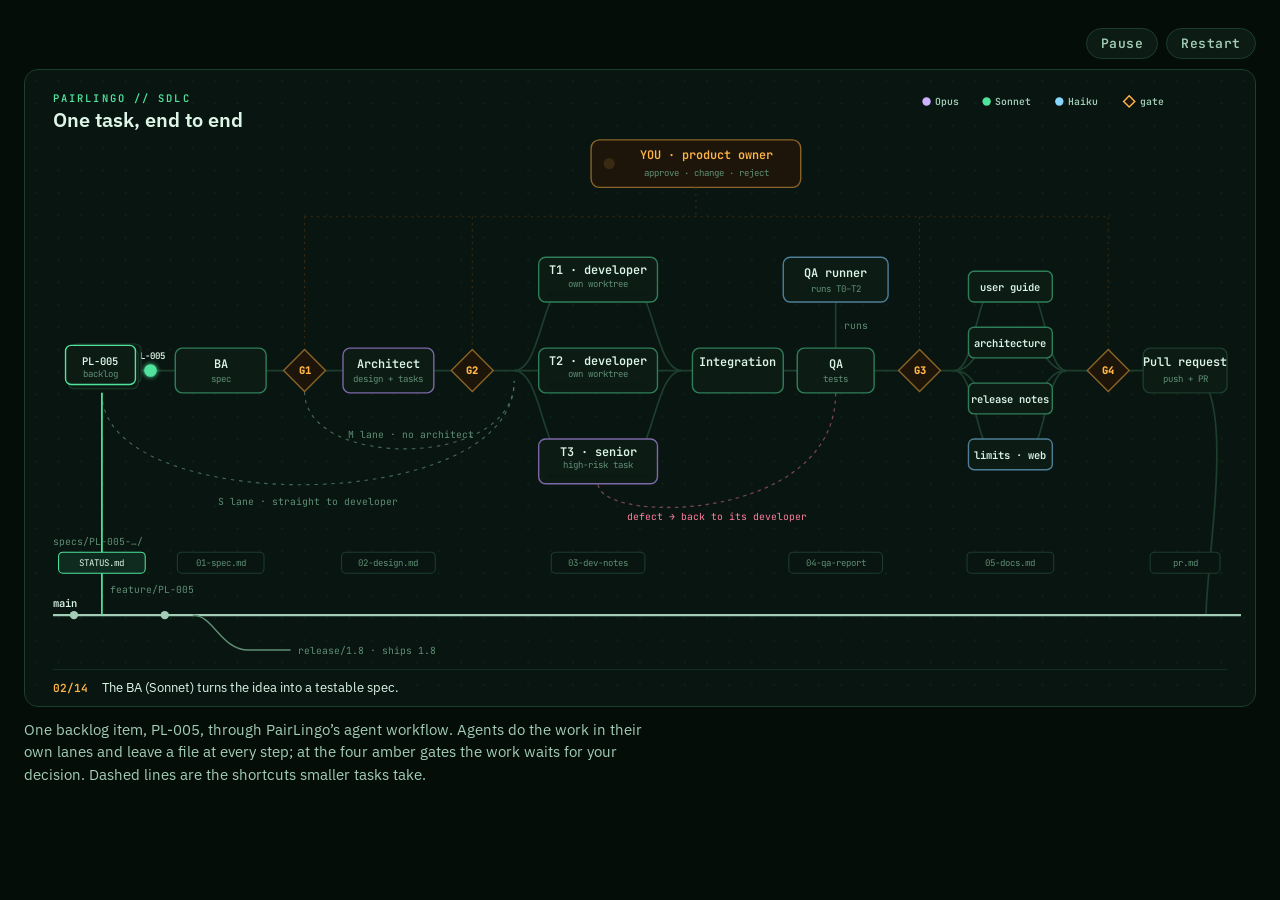
<file: sdlc-flow.html>
<!doctype html>
<html lang="en">
<head>
<meta charset="utf-8">
<meta name="viewport" content="width=device-width, initial-scale=1, viewport-fit=cover">
<meta name="robots" content="noindex">
<title>PairLingo SDLC Flow</title>
<meta name="claude:viewport-fit-sides" content="cover">
<link rel="preconnect" href="https://fonts.googleapis.com">
<link rel="preconnect" href="https://fonts.gstatic.com" crossorigin>
<link rel="stylesheet" href="https://fonts.googleapis.com/css2?family=JetBrains+Mono:wght@400;600;800&family=IBM+Plex+Sans:wght@400;600&display=swap">
<style>
/* Layout: two drawings of the same flow — a wide circuit board (left→right) for computers and a tall one (top→bottom) for phones; the script shows one. Dark phosphor look by choice. */
:root {
  --bg: #050D09;
  --board: #081510;
  --panel: #0C1C15;
  --line: #1D3D2D;
  --ink: #DDF6E8;
  --soft: #A3CDB6;
  --dim: #5F8E75;
  --green: #4FE39E;
  --opus: #CDB2FF;
  --haiku: #86D8FF;
  --amber: #FFB547;
  --amber-bg: #1D1509;
  --defect: #FF7FA0;
  --mono: 'JetBrains Mono', 'SF Mono', Menlo, Consolas, monospace;
  --sans: 'IBM Plex Sans', -apple-system, 'Segoe UI', sans-serif;
  color-scheme: dark;
}
html, body { background: var(--bg); }
body { color: var(--ink); font-family: var(--sans); }
.wrap { max-width: 1480px; margin: 0 auto; padding-block: 20px 28px; padding-left: max(16px, env(safe-area-inset-left, 0px)); padding-right: max(16px, env(safe-area-inset-right, 0px)); }
figure { margin: 0; }
.bar { display: flex; justify-content: flex-end; gap: 8px; margin-bottom: 10px; }
button.ctl { font: 600 13px/1 var(--mono); letter-spacing: .04em; color: var(--soft); background: var(--panel); border: 1px solid var(--line); border-radius: 999px; padding: 8px 14px; cursor: pointer; }
button.ctl:hover { color: var(--ink); border-color: var(--green); }
button.ctl:focus-visible { outline: 2px solid var(--green); outline-offset: 2px; }
.frame { overflow-x: auto; border: 1px solid var(--line); border-radius: 14px; background: var(--board); }
svg.flow { display: block; width: 100%; min-width: 1100px; height: auto; }
figcaption { margin-top: 12px; font-size: 15px; line-height: 1.5; color: var(--soft); max-width: 72ch; }

/* Phone layout */
.phone .frame { border-radius: 12px; }
svg.flow-m { display: block; width: 100%; max-width: 520px; height: auto; margin: 0 auto; }
.phone { padding-bottom: 170px; }
.phone figcaption { margin-top: 14px; padding-bottom: 6px; }
.mbar { position: fixed; left: 0; right: 0; bottom: 0; z-index: 5; background: rgba(8,21,16,0.96); border-top: 1px solid var(--line); padding-top: 10px; padding-bottom: calc(12px + env(safe-area-inset-bottom, 0px)); padding-left: max(16px, env(safe-area-inset-left, 0px)); padding-right: max(16px, env(safe-area-inset-right, 0px)); }
.mbar-in { max-width: 520px; margin: 0 auto; display: flex; flex-direction: column; gap: 8px; }
.mbar-row { display: flex; align-items: center; gap: 10px; }
.mstep { font: 600 14px var(--mono); color: var(--amber); }
.msay { font: 400 16px/1.4 var(--sans); color: var(--ink); min-height: 2.8em; }
.mbar .ctl { padding: 7px 12px; }
.mbar .spacer { flex: 1; }

/* SVG text */
.t-eyebrow { font: 600 15px var(--mono); letter-spacing: 3px; fill: var(--green); }
.t-title { font: 600 28px var(--sans); fill: var(--ink); }
.t-leg { font: 600 14px var(--mono); fill: var(--soft); }
.t-name { font: 600 17px var(--mono); fill: var(--ink); text-anchor: middle; }
.t-sub { font: 400 13px var(--mono); fill: var(--dim); text-anchor: middle; }
.t-note { font: 400 14px var(--mono); fill: var(--dim); }
.t-say { font: 400 19px var(--sans); fill: var(--ink); }
.t-step { font: 600 16px var(--mono); fill: var(--amber); }
.t-file { font: 400 13px var(--mono); fill: var(--dim); text-anchor: middle; transition: fill .3s; }
.t-gate { font: 800 15px var(--mono); fill: var(--amber); text-anchor: middle; }
.t-ok { font: 800 20px var(--mono); fill: var(--green); text-anchor: middle; opacity: 0; transition: opacity .25s; }
.t-tok { font: 600 13px var(--mono); fill: var(--ink); text-anchor: middle; }
.flow-m .t-eyebrow { font-size: 13px; letter-spacing: 2px; }
.flow-m .t-title { font-size: 21px; }
.flow-m .t-leg { font-size: 13px; }
.flow-m .t-name { font-size: 16px; }
.flow-m .t-sub, .flow-m .t-file { font-size: 13px; }
.flow-m .t-gate { font-size: 14px; }

.trace { fill: none; stroke: var(--line); stroke-width: 2.5; }
.lane { fill: none; stroke: var(--dim); stroke-width: 1.6; stroke-dasharray: 5 7; opacity: .7; }
.defect-arc { fill: none; stroke: var(--defect); stroke-width: 1.8; stroke-dasharray: 5 6; opacity: .45; }
.bus-base { fill: none; stroke: #3A2A12; stroke-width: 1.6; stroke-dasharray: 3 6; }
.bus-hot { fill: none; stroke: var(--amber); stroke-width: 2.5; opacity: 0; }
.main-line { fill: none; stroke: var(--soft); stroke-width: 3; }
.branch { fill: none; stroke: var(--green); stroke-width: 2.5; }
.rel { fill: none; stroke: var(--dim); stroke-width: 2; }

.node rect { fill: var(--panel); stroke-width: 2; transition: stroke-width .3s, fill .3s; }
.m-sonnet rect { stroke: #2E7F59; }
.m-opus rect { stroke: #7C68A6; }
.m-haiku rect { stroke: #4E7F97; }
.m-plain rect { stroke: var(--line); }
.node.active rect { stroke-width: 3.5; fill: #10291D; filter: url(#glow); }
.m-sonnet.active rect { stroke: var(--green); }
.m-opus.active rect { stroke: var(--opus); fill: #1A1529; }
.m-haiku.active rect { stroke: var(--haiku); fill: #0F2230; }
.m-plain.active rect { stroke: var(--soft); }
/* progress bars live inside node groups: keep them out of the node's border/active styling */
.pbar-bg { fill: #0A1912 !important; stroke: none !important; filter: none !important; }
.pbar { fill: var(--green) !important; stroke: none !important; filter: none !important; }
.pbar-opus { fill: var(--opus) !important; }

.gate polygon { fill: var(--amber-bg); stroke: #8A6326; stroke-width: 2; transition: stroke .3s; }
.gate.waiting polygon { stroke: var(--amber); stroke-width: 3; filter: url(#glow); animation: pulse 900ms ease-in-out infinite alternate; }
.gate.ok .t-ok { opacity: 1; }
@keyframes pulse { from { opacity: .55; } to { opacity: 1; } }

.you rect { fill: var(--amber-bg); stroke: #8A6326; stroke-width: 2; }
.you .lamp { fill: #3A2A12; transition: fill .2s; }
.you.waiting rect { stroke: var(--amber); }
.you.waiting .lamp { fill: var(--amber); animation: pulse 500ms ease-in-out infinite alternate; }

.file rect { fill: var(--board); stroke: var(--line); stroke-width: 1.5; transition: fill .3s, stroke .3s; }
.file.lit rect { fill: #0F2A1E; stroke: var(--green); }
.file.lit .t-file { fill: var(--ink); }

.check { font: 600 13px var(--mono); fill: var(--green); text-anchor: middle; opacity: 0; transition: opacity .25s; }
.check.on { opacity: 1; }
.backlog-card { transition: transform .5s; }
.backlog-card.lift { transform: translate(0px, -14px); }
.flow-m .backlog-card.lift { transform: translate(0px, -8px); }
.mergedot { fill: var(--green); opacity: 0; }

@media (prefers-reduced-motion: reduce) {
  .gate.waiting polygon, .you.waiting .lamp { animation: none; }
}
</style>
</head>
<body>
<!-- shared definitions: kept in a rendered (zero-size) svg so both layouts can use them -->
<svg width="0" height="0" style="position:absolute" aria-hidden="true" focusable="false">
<defs>
<pattern id="pcb" width="32" height="32" patternUnits="userSpaceOnUse"><circle cx="16" cy="16" r="1.4" fill="#0F271C"/></pattern>
<filter id="glow" x="-50%" y="-50%" width="200%" height="200%"><feGaussianBlur stdDeviation="3.5" result="b"/><feMerge><feMergeNode in="b"/><feMergeNode in="SourceGraphic"/></feMerge></filter>
</defs>
</svg>

<!-- ===================== COMPUTER LAYOUT ===================== -->
<div class="wrap" id="desk">
<figure>
<div class="bar">
<button type="button" class="ctl js-pause">Pause</button>
<button type="button" class="ctl js-restart">Restart</button>
</div>
<div class="frame">
<svg class="flow" viewBox="0 0 1760 910" role="img" aria-label="Animated diagram of the PairLingo SDLC: one backlog item, PL-005, moves through the BA, gate G1, the Architect, gate G2, three developers working in parallel, integration with build and unit tests, QA with a defect sent back to a developer, gate G3, four documentation tracks, gate G4 and a pull request, then merges into main. You approve every gate from the console at the top, and each agent leaves a file in specs/PL-005.">
<rect width="1760" height="910" fill="url(#pcb)"/>
<text class="t-eyebrow" x="40" y="46">PAIRLINGO // SDLC</text>
<text class="t-title" x="40" y="82">One task, end to end</text>
<g transform="translate(1290 50)">
<circle cx="0" cy="-5" r="6" fill="#CDB2FF"/><text class="t-leg" x="12" y="0">Opus</text>
<circle cx="86" cy="-5" r="6" fill="#4FE39E"/><text class="t-leg" x="98" y="0">Sonnet</text>
<circle cx="190" cy="-5" r="6" fill="#86D8FF"/><text class="t-leg" x="202" y="0">Haiku</text>
<polygon points="290,-13 298,-5 290,3 282,-5" fill="#1D1509" stroke="#FFB547" stroke-width="2"/><text class="t-leg" x="306" y="0">gate</text>
</g>
<g id="d-you" class="you">
<rect x="810" y="100" width="300" height="68" rx="12"/>
<circle class="lamp" cx="836" cy="134" r="8"/>
<text class="t-name" x="975" y="128" style="fill:#FFB547">YOU · product owner</text>
<text class="t-sub" x="975" y="152">approve · change · reject</text>
</g>
<path class="bus-base" d="M960 168 L960 210 M400 210 L1550 210 M400 210 L400 398 M640 210 L640 398 M1280 210 L1280 398 M1550 210 L1550 398"/>
<path class="bus-hot" id="d-bus0" d="M960 168 L960 210 L400 210 L400 398"/>
<path class="bus-hot" id="d-bus1" d="M960 168 L960 210 L640 210 L640 398"/>
<path class="bus-hot" id="d-bus2" d="M960 168 L960 210 L1280 210 L1280 398"/>
<path class="bus-hot" id="d-bus3" d="M960 168 L960 210 L1550 210 L1550 398"/>
<path class="lane" d="M110 462 C110 640 700 640 700 445"/>
<path class="lane" d="M400 460 C400 572 700 572 700 445"/>
<text class="t-note" x="405" y="622" text-anchor="middle">S lane · straight to developer</text>
<text class="t-note" x="552" y="526" text-anchor="middle">M lane · no architect</text>
<path class="trace" d="M160 430 L700 430"/>
<path class="trace" d="M700 430 C740 430 740 300 780 300 L820 300"/>
<path class="trace" d="M700 430 L820 430"/>
<path class="trace" d="M700 430 C740 430 740 560 780 560 L820 560"/>
<path class="trace" d="M820 300 L860 300 C900 300 900 430 940 430"/>
<path class="trace" d="M820 430 L940 430"/>
<path class="trace" d="M820 560 L860 560 C900 560 900 430 940 430"/>
<path class="trace" d="M940 430 L1330 430"/>
<path class="trace" d="M1330 430 C1360 430 1360 310 1390 310 L1430 310 C1460 310 1460 430 1490 430"/>
<path class="trace" d="M1330 430 C1360 430 1360 390 1390 390 L1430 390 C1460 390 1460 430 1490 430"/>
<path class="trace" d="M1330 430 C1360 430 1360 470 1390 470 L1430 470 C1460 470 1460 430 1490 430"/>
<path class="trace" d="M1330 430 C1360 430 1360 550 1390 550 L1430 550 C1460 550 1460 430 1490 430"/>
<path class="trace" d="M1490 430 L1660 430 C1740 430 1690 700 1690 780"/>
<path class="trace" d="M1160 398 L1160 332"/>
<text class="t-note" x="1172" y="370">runs</text>
<path class="defect-arc" d="M1160 462 C1160 650 820 650 820 592"/>
<text class="t-note" x="990" y="644" text-anchor="middle" style="fill:#FF7FA0">defect → back to its developer</text>
<path class="main-line" d="M40 780 L1740 780"/>
<text class="t-name" x="40" y="768" style="text-anchor:start;font-size:15px">main</text>
<circle cx="70" cy="780" r="6" fill="#A3CDB6"/><circle cx="200" cy="780" r="6" fill="#A3CDB6"/>
<path class="rel" d="M240 780 C270 780 280 830 320 830 L380 830"/>
<text class="t-note" x="390" y="835">release/1.8 · ships 1.8</text>
<path class="branch" id="d-branchline" d="M110 780 L110 462"/>
<text class="t-note" x="122" y="748">feature/PL-005</text>
<circle id="d-mergedot" class="mergedot" cx="1690" cy="780" r="8"/>
<circle id="d-mergering" cx="1690" cy="780" r="8" fill="none" stroke="#4FE39E" stroke-width="2" opacity="0"/>
<text class="t-note" x="40" y="680">specs/PL-005-…/</text>
<g class="file" id="d-f0"><rect x="48" y="690" width="124" height="30" rx="6"/><text class="t-file" x="110" y="710">STATUS.md</text></g>
<g class="file" id="d-f1"><rect x="218" y="690" width="124" height="30" rx="6"/><text class="t-file" x="280" y="710">01-spec.md</text></g>
<g class="file" id="d-f2"><rect x="453" y="690" width="134" height="30" rx="6"/><text class="t-file" x="520" y="710">02-design.md</text></g>
<g class="file" id="d-f3"><rect x="753" y="690" width="134" height="30" rx="6"/><text class="t-file" x="820" y="710">03-dev-notes</text></g>
<g class="file" id="d-f4"><rect x="1093" y="690" width="134" height="30" rx="6"/><text class="t-file" x="1160" y="710">04-qa-report</text></g>
<g class="file" id="d-f5"><rect x="1348" y="690" width="124" height="30" rx="6"/><text class="t-file" x="1410" y="710">05-docs.md</text></g>
<g class="file" id="d-f6"><rect x="1610" y="690" width="100" height="30" rx="6"/><text class="t-file" x="1660" y="710">pr.md</text></g>
<g id="d-tokens"></g>
<g>
<rect x="66" y="392" width="100" height="56" rx="8" fill="#0A1912" stroke="#1D3D2D" stroke-width="1.5"/>
<rect x="62" y="400" width="100" height="56" rx="8" fill="#0B1B14" stroke="#1D3D2D" stroke-width="1.5"/>
<text class="t-sub" x="112" y="422">PL-004</text>
<g id="d-card5" class="backlog-card">
<rect x="58" y="408" width="100" height="56" rx="8" fill="#0C1C15" stroke="#4FE39E" stroke-width="2"/>
<text class="t-name" x="108" y="436" style="font-size:15px">PL-005</text>
<text class="t-sub" x="108" y="454">backlog</text>
</g>
</g>
<g class="node m-sonnet" id="d-n-ba"><rect x="215" y="398" width="130" height="64" rx="10"/><text class="t-name" x="280" y="426">BA</text><text class="t-sub" x="280" y="447">spec</text></g>
<g class="gate" id="d-g0"><polygon points="400,400 430,430 400,460 370,430"/><text class="t-gate" x="400" y="435">G1</text><text class="t-ok" x="400" y="388">✓</text></g>
<g class="node m-opus" id="d-n-arch"><rect x="455" y="398" width="130" height="64" rx="10"/><text class="t-name" x="520" y="426">Architect</text><text class="t-sub" x="520" y="447">design + tasks</text></g>
<g class="gate" id="d-g1"><polygon points="640,400 670,430 640,460 610,430"/><text class="t-gate" x="640" y="435">G2</text><text class="t-ok" x="640" y="388">✓</text></g>
<g class="node m-sonnet" id="d-n-d1"><rect x="735" y="268" width="170" height="64" rx="10"/><text class="t-name" x="820" y="292">T1 · developer</text><text class="t-sub" x="820" y="310">own worktree</text><rect class="pbar-bg" x="750" y="318" width="140" height="6" rx="3"/><rect class="pbar" id="d-pb1" data-w="140" x="750" y="318" width="0" height="6" rx="3"/></g>
<g class="node m-sonnet" id="d-n-d2"><rect x="735" y="398" width="170" height="64" rx="10"/><text class="t-name" x="820" y="422">T2 · developer</text><text class="t-sub" x="820" y="440">own worktree</text><rect class="pbar-bg" x="750" y="448" width="140" height="6" rx="3"/><rect class="pbar" id="d-pb2" data-w="140" x="750" y="448" width="0" height="6" rx="3"/></g>
<g class="node m-opus" id="d-n-d3"><rect x="735" y="528" width="170" height="64" rx="10"/><text class="t-name" x="820" y="552">T3 · senior</text><text class="t-sub" x="820" y="570">high-risk task</text><rect class="pbar-bg" x="750" y="578" width="140" height="6" rx="3"/><rect class="pbar pbar-opus" id="d-pb3" data-w="140" x="750" y="578" width="0" height="6" rx="3"/></g>
<g class="node m-sonnet" id="d-n-int"><rect x="955" y="398" width="130" height="64" rx="10"/><text class="t-name" x="1020" y="424">Integration</text><text class="check" id="d-c-t0" x="996" y="448">T0 ✓</text><text class="check" id="d-c-t1" x="1046" y="448">T1 ✓</text></g>
<g class="node m-haiku" id="d-n-run"><rect x="1085" y="268" width="150" height="64" rx="10"/><text class="t-name" x="1160" y="296">QA runner</text><text class="t-sub" x="1160" y="317">runs T0–T2</text></g>
<g class="node m-sonnet" id="d-n-qa"><rect x="1105" y="398" width="110" height="64" rx="10"/><text class="t-name" x="1160" y="426">QA</text><text class="t-sub" x="1160" y="447">tests</text></g>
<g class="gate" id="d-g2"><polygon points="1280,400 1310,430 1280,460 1250,430"/><text class="t-gate" x="1280" y="435">G3</text><text class="t-ok" x="1280" y="388">✓</text></g>
<g class="node m-sonnet" id="d-n-doc0"><rect x="1350" y="288" width="120" height="44" rx="8"/><text class="t-name" x="1410" y="316" style="font-size:15px">user guide</text></g>
<g class="node m-sonnet" id="d-n-doc1"><rect x="1350" y="368" width="120" height="44" rx="8"/><text class="t-name" x="1410" y="396" style="font-size:15px">architecture</text></g>
<g class="node m-sonnet" id="d-n-doc2"><rect x="1350" y="448" width="120" height="44" rx="8"/><text class="t-name" x="1410" y="476" style="font-size:15px">release notes</text></g>
<g class="node m-haiku" id="d-n-doc3"><rect x="1350" y="528" width="120" height="44" rx="8"/><text class="t-name" x="1410" y="556" style="font-size:15px">limits · web</text></g>
<g class="gate" id="d-g3"><polygon points="1550,400 1580,430 1550,460 1520,430"/><text class="t-gate" x="1550" y="435">G4</text><text class="t-ok" x="1550" y="388">✓</text></g>
<g class="node m-plain" id="d-n-pr"><rect x="1600" y="398" width="120" height="64" rx="10"/><text class="t-name" x="1660" y="424">Pull request</text><text class="t-sub" x="1660" y="447">push + PR</text></g>
<g fill="none" stroke="none">
<path id="d-p-a" d="M110 430 L280 430"/>
<path id="d-p-b" d="M280 430 L400 430"/>
<path id="d-p-c" d="M400 430 L520 430"/>
<path id="d-p-d" d="M520 430 L640 430"/>
<path id="d-p-e1" d="M640 430 L700 430 C740 430 740 300 780 300 L820 300"/>
<path id="d-p-e2" d="M640 430 L820 430"/>
<path id="d-p-e3" d="M640 430 L700 430 C740 430 740 560 780 560 L820 560"/>
<path id="d-p-f1" d="M820 300 L860 300 C900 300 900 430 940 430 L1020 430"/>
<path id="d-p-f2" d="M820 430 L1020 430"/>
<path id="d-p-f3" d="M820 560 L860 560 C900 560 900 430 940 430 L1020 430"/>
<path id="d-p-g" d="M1020 430 L1160 430"/>
<path id="d-p-defect" d="M1160 430 L1160 462 C1160 650 820 650 820 592 L820 560"/>
<path id="d-p-h" d="M1160 430 L1280 430"/>
<path id="d-p-i0" d="M1280 430 L1330 430 C1360 430 1360 310 1390 310 L1410 310"/>
<path id="d-p-i1" d="M1280 430 L1330 430 C1360 430 1360 390 1390 390 L1410 390"/>
<path id="d-p-i2" d="M1280 430 L1330 430 C1360 430 1360 470 1390 470 L1410 470"/>
<path id="d-p-i3" d="M1280 430 L1330 430 C1360 430 1360 550 1390 550 L1410 550"/>
<path id="d-p-o0" d="M1410 310 L1430 310 C1460 310 1460 430 1490 430 L1550 430"/>
<path id="d-p-o1" d="M1410 390 L1430 390 C1460 390 1460 430 1490 430 L1550 430"/>
<path id="d-p-o2" d="M1410 470 L1430 470 C1460 470 1460 430 1490 430 L1550 430"/>
<path id="d-p-o3" d="M1410 550 L1430 550 C1460 550 1460 430 1490 430 L1550 430"/>
<path id="d-p-j" d="M1550 430 L1660 430"/>
<path id="d-p-k" d="M1660 430 C1740 430 1690 700 1690 780"/>
</g>
<line x1="40" y1="858" x2="1720" y2="858" stroke="#1D3D2D" stroke-width="1"/>
<text class="t-step" id="d-stepn" x="40" y="890">--/14</text>
<text class="t-say" id="d-say" x="110" y="890">Loading…</text>
</svg>
</div>
<figcaption>One backlog item, PL-005, through PairLingo’s agent workflow. Agents do the work in their own lanes and leave a file at every step; at the four amber gates the work waits for your decision. Dashed lines are the shortcuts smaller tasks take.</figcaption>
</figure>
</div>

<!-- ===================== PHONE LAYOUT ===================== -->
<div class="wrap phone" id="mob" hidden>
<figure>
<div class="frame">
<svg class="flow-m" viewBox="0 0 420 1230" role="img" aria-label="Animated diagram of the PairLingo SDLC, drawn top to bottom: one backlog item moves through the BA, gate G1, the Architect, gate G2, three parallel developers, integration, QA with a defect sent back, gate G3, four documentation tracks, gate G4 and a pull request, then merges into main. You approve every gate from the console at the top left, and each agent leaves a file.">
<rect width="420" height="1230" fill="url(#pcb)"/>
<text class="t-eyebrow" x="16" y="26">PAIRLINGO // SDLC</text>
<text class="t-title" x="16" y="54">One task, end to end</text>
<g transform="translate(262 22)">
<circle cx="0" cy="-4" r="5" fill="#CDB2FF"/><text class="t-leg" x="10" y="0">Opus</text>
<circle cx="70" cy="-4" r="5" fill="#4FE39E"/><text class="t-leg" x="80" y="0">Sonnet</text>
<circle cx="0" cy="18" r="5" fill="#86D8FF"/><text class="t-leg" x="10" y="22">Haiku</text>
<polygon points="70,10 77,17 70,24 63,17" fill="#1D1509" stroke="#FFB547" stroke-width="2"/><text class="t-leg" x="80" y="22">gate</text>
</g>
<g id="m-you" class="you">
<rect x="12" y="74" width="184" height="44" rx="10"/>
<circle class="lamp" cx="30" cy="96" r="6"/>
<text class="t-name" x="116" y="92" style="fill:#FFB547;font-size:15px">YOU</text>
<text class="t-sub" x="116" y="110" style="font-size:13px">approve at gates</text>
</g>
<path class="bus-base" d="M12 118 L12 1050 M12 340 L184 340 M12 504 L184 504 M12 878 L184 878 M12 1050 L184 1050"/>
<path class="bus-hot" id="m-bus0" d="M12 118 L12 340 L184 340"/>
<path class="bus-hot" id="m-bus1" d="M12 118 L12 504 L184 504"/>
<path class="bus-hot" id="m-bus2" d="M12 118 L12 878 L184 878"/>
<path class="bus-hot" id="m-bus3" d="M12 118 L12 1050 L184 1050"/>
<path class="main-line" d="M414 96 L414 1215"/>
<text class="t-name" x="406" y="90" style="text-anchor:end;font-size:13px">main</text>
<circle cx="414" cy="120" r="5" fill="#A3CDB6"/><circle cx="414" cy="150" r="5" fill="#A3CDB6"/>
<path class="branch" id="m-branchline" d="M414 214 C360 214 300 170 260 170"/>
<path class="trace" d="M210 192 L210 548"/>
<path class="trace" d="M210 548 C210 572 80 568 80 600"/>
<path class="trace" d="M210 548 L210 600"/>
<path class="trace" d="M210 548 C210 572 340 568 340 600"/>
<path class="trace" d="M80 600 C80 640 210 632 210 660"/>
<path class="trace" d="M210 600 L210 660"/>
<path class="trace" d="M340 600 C340 640 210 632 210 660"/>
<path class="trace" d="M210 660 L210 916"/>
<path class="trace" d="M210 916 C210 938 60 936 60 960 C60 984 210 982 210 1004"/>
<path class="trace" d="M210 916 C210 938 160 936 160 960 C160 984 210 982 210 1004"/>
<path class="trace" d="M210 916 C210 938 260 936 260 960 C260 984 210 982 210 1004"/>
<path class="trace" d="M210 916 C210 938 360 936 360 960 C360 984 210 982 210 1004"/>
<path class="trace" d="M210 1004 L210 1136 L285 1136 C370 1136 414 1150 414 1200"/>
<path class="trace" d="M160 796 L130 796"/>
<path class="defect-arc" d="M260 796 C340 796 340 700 340 629"/>
<text class="t-note" x="372" y="716" text-anchor="middle" style="fill:#FF7FA0;font-size:13px">defect</text>
<circle id="m-mergedot" class="mergedot" cx="414" cy="1200" r="7"/>
<circle id="m-mergering" cx="414" cy="1200" r="7" fill="none" stroke="#4FE39E" stroke-width="2" opacity="0"/>
<g class="file" id="m-f0"><rect x="24" y="158" width="100" height="24" rx="5"/><text class="t-file" x="74" y="175">STATUS.md</text></g>
<g class="file" id="m-f1"><rect x="298" y="246" width="106" height="24" rx="5"/><text class="t-file" x="351" y="263">01-spec.md</text></g>
<g class="file" id="m-f2"><rect x="298" y="410" width="106" height="24" rx="5"/><text class="t-file" x="351" y="427">02-design.md</text></g>
<g class="file" id="m-f3"><rect x="24" y="696" width="106" height="24" rx="5"/><text class="t-file" x="77" y="713">03-dev-notes</text></g>
<g class="file" id="m-f4"><rect x="298" y="866" width="106" height="24" rx="5"/><text class="t-file" x="351" y="883">04-qa-report</text></g>
<g class="file" id="m-f5"><rect x="298" y="1038" width="106" height="24" rx="5"/><text class="t-file" x="351" y="1055">05-docs.md</text></g>
<g class="file" id="m-f6"><rect x="24" y="1124" width="100" height="24" rx="5"/><text class="t-file" x="74" y="1141">pr.md</text></g>
<g id="m-tokens"></g>
<g>
<rect x="164" y="142" width="100" height="44" rx="7" fill="#0A1912" stroke="#1D3D2D" stroke-width="1.5"/>
<g id="m-card5" class="backlog-card">
<rect x="160" y="148" width="100" height="44" rx="7" fill="#0C1C15" stroke="#4FE39E" stroke-width="2"/>
<text class="t-name" x="210" y="169" style="font-size:14px">PL-005</text>
<text class="t-sub" x="210" y="185" style="font-size:12px">backlog</text>
</g>
</g>
<g class="node m-sonnet" id="m-n-ba"><rect x="135" y="232" width="150" height="52" rx="9"/><text class="t-name" x="210" y="255" style="font-size:15px">BA</text><text class="t-sub" x="210" y="274" style="font-size:13px">writes the spec</text></g>
<g class="gate" id="m-g0"><polygon points="210,314 236,340 210,366 184,340"/><text class="t-gate" x="210" y="345">G1</text><text class="t-ok" x="254" y="347">✓</text></g>
<g class="node m-opus" id="m-n-arch"><rect x="135" y="396" width="150" height="52" rx="9"/><text class="t-name" x="210" y="419" style="font-size:15px">Architect</text><text class="t-sub" x="210" y="438" style="font-size:13px">design + tasks</text></g>
<g class="gate" id="m-g1"><polygon points="210,478 236,504 210,530 184,504"/><text class="t-gate" x="210" y="509">G2</text><text class="t-ok" x="254" y="511">✓</text></g>
<g class="node m-sonnet" id="m-n-d1"><rect x="24" y="571" width="112" height="58" rx="9"/><text class="t-name" x="80" y="595" style="font-size:14px">T1 dev</text><rect class="pbar-bg" x="36" y="610" width="88" height="5" rx="2.5"/><rect class="pbar" id="m-pb1" data-w="88" x="36" y="610" width="0" height="5" rx="2.5"/></g>
<g class="node m-sonnet" id="m-n-d2"><rect x="154" y="571" width="112" height="58" rx="9"/><text class="t-name" x="210" y="595" style="font-size:14px">T2 dev</text><rect class="pbar-bg" x="166" y="610" width="88" height="5" rx="2.5"/><rect class="pbar" id="m-pb2" data-w="88" x="166" y="610" width="0" height="5" rx="2.5"/></g>
<g class="node m-opus" id="m-n-d3"><rect x="284" y="571" width="112" height="58" rx="9"/><text class="t-name" x="340" y="595" style="font-size:14px">T3 senior</text><rect class="pbar-bg" x="296" y="610" width="88" height="5" rx="2.5"/><rect class="pbar pbar-opus" id="m-pb3" data-w="88" x="296" y="610" width="0" height="5" rx="2.5"/></g>
<g class="node m-sonnet" id="m-n-int"><rect x="135" y="682" width="150" height="52" rx="9"/><text class="t-name" x="210" y="703" style="font-size:15px">Integration</text><text class="check" id="m-c-t0" x="182" y="724">T0 ✓</text><text class="check" id="m-c-t1" x="238" y="724">T1 ✓</text></g>
<g class="node m-haiku" id="m-n-run"><rect x="24" y="770" width="106" height="52" rx="9"/><text class="t-name" x="77" y="792" style="font-size:14px">QA runner</text><text class="t-sub" x="77" y="810" style="font-size:13px">runs tests</text></g>
<g class="node m-sonnet" id="m-n-qa"><rect x="160" y="770" width="100" height="52" rx="9"/><text class="t-name" x="210" y="792" style="font-size:15px">QA</text><text class="t-sub" x="210" y="810" style="font-size:13px">tests</text></g>
<g class="gate" id="m-g2"><polygon points="210,852 236,878 210,904 184,878"/><text class="t-gate" x="210" y="883">G3</text><text class="t-ok" x="254" y="885">✓</text></g>
<g class="node m-sonnet" id="m-n-doc0"><rect x="17" y="941" width="86" height="38" rx="7"/><text class="t-name" x="60" y="965" style="font-size:13px">user</text></g>
<g class="node m-sonnet" id="m-n-doc1"><rect x="117" y="941" width="86" height="38" rx="7"/><text class="t-name" x="160" y="965" style="font-size:13px">arch</text></g>
<g class="node m-sonnet" id="m-n-doc2"><rect x="217" y="941" width="86" height="38" rx="7"/><text class="t-name" x="260" y="965" style="font-size:13px">release</text></g>
<g class="node m-haiku" id="m-n-doc3"><rect x="317" y="941" width="86" height="38" rx="7"/><text class="t-name" x="360" y="965" style="font-size:13px">limits</text></g>
<g class="gate" id="m-g3"><polygon points="210,1024 236,1050 210,1076 184,1050"/><text class="t-gate" x="210" y="1055">G4</text><text class="t-ok" x="254" y="1057">✓</text></g>
<g class="node m-plain" id="m-n-pr"><rect x="135" y="1110" width="150" height="52" rx="9"/><text class="t-name" x="210" y="1132" style="font-size:15px">Pull request</text><text class="t-sub" x="210" y="1151" style="font-size:13px">push + PR</text></g>
<g fill="none" stroke="none">
<path id="m-p-a" d="M210 170 L210 258"/>
<path id="m-p-b" d="M210 258 L210 340"/>
<path id="m-p-c" d="M210 340 L210 422"/>
<path id="m-p-d" d="M210 422 L210 504"/>
<path id="m-p-e1" d="M210 504 L210 548 C210 572 80 568 80 600"/>
<path id="m-p-e2" d="M210 504 L210 600"/>
<path id="m-p-e3" d="M210 504 L210 548 C210 572 340 568 340 600"/>
<path id="m-p-f1" d="M80 600 C80 640 210 632 210 660 L210 708"/>
<path id="m-p-f2" d="M210 600 L210 708"/>
<path id="m-p-f3" d="M340 600 C340 640 210 632 210 660 L210 708"/>
<path id="m-p-g" d="M210 708 L210 796"/>
<path id="m-p-defect" d="M210 796 L260 796 C340 796 340 700 340 629 L340 600"/>
<path id="m-p-h" d="M210 796 L210 878"/>
<path id="m-p-i0" d="M210 878 L210 916 C210 938 60 936 60 960"/>
<path id="m-p-i1" d="M210 878 L210 916 C210 938 160 936 160 960"/>
<path id="m-p-i2" d="M210 878 L210 916 C210 938 260 936 260 960"/>
<path id="m-p-i3" d="M210 878 L210 916 C210 938 360 936 360 960"/>
<path id="m-p-o0" d="M60 960 C60 984 210 982 210 1004 L210 1050"/>
<path id="m-p-o1" d="M160 960 C160 984 210 982 210 1004 L210 1050"/>
<path id="m-p-o2" d="M260 960 C260 984 210 982 210 1004 L210 1050"/>
<path id="m-p-o3" d="M360 960 C360 984 210 982 210 1004 L210 1050"/>
<path id="m-p-j" d="M210 1050 L210 1136"/>
<path id="m-p-k" d="M210 1136 L285 1136 C370 1136 414 1150 414 1200"/>
</g>
</svg>
</div>
<figcaption>One backlog item through PairLingo’s agent workflow. Agents work and leave a file at every step; at the four amber gates the work waits for your decision.</figcaption>
</figure>
<div class="mbar" role="region" aria-label="Narration">
<div class="mbar-in">
<div class="mbar-row"><span class="mstep" id="m-stepn">--/14</span><span class="spacer"></span><button type="button" class="ctl js-pause">Pause</button><button type="button" class="ctl js-restart">Restart</button></div>
<div class="msay" id="m-say" aria-live="polite">Loading…</div>
</div>
</div>
</div>

<script>
(function () {
  var NS = 'http://www.w3.org/2000/svg';
  var TOTAL = 14;
  var P = 'd-';
  var SPEED = 1; // phone: a little slower, so the eye can follow
  function $(id) { return document.getElementById(P + id); }

  // Virtual clock, so Pause really freezes everything mid-move.
  var clock = 0, last = performance.now(), paused = false, runId = 0;
  var waiters = [], tweens = [];
  function frame(now) {
    var dt = Math.min(now - last, 100); last = now;
    if (!paused) {
      clock += dt;
      for (var i = tweens.length - 1; i >= 0; i--) {
        var tw = tweens[i];
        var p = Math.min(1, (clock - tw.start) / tw.dur);
        tw.fn(tw.ease ? ease(p) : p);
        if (p >= 1) { tweens.splice(i, 1); tw.resolve(); }
      }
      for (var j = waiters.length - 1; j >= 0; j--) {
        if (clock >= waiters[j].at) { var w = waiters.splice(j, 1)[0]; w.resolve(); }
      }
      if (P === 'm-') follow(now);
    }
    requestAnimationFrame(frame);
  }
  function ease(p) { return p < 0.5 ? 2 * p * p : 1 - Math.pow(-2 * p + 2, 2) / 2; }
  function wait(ms) { ms *= SPEED; return new Promise(function (r) { waiters.push({ at: clock + ms, resolve: r }); }); }
  function tween(ms, fn, noEase) { ms *= SPEED; return new Promise(function (r) { tweens.push({ start: clock, dur: ms, fn: fn, resolve: r, ease: !noEase }); }); }

  function bbox(id) { return $(id).getBBox(); }
  function center(id) { var b = bbox(id); return { x: b.x + b.width / 2, y: b.y + b.height / 2 }; }

  var focusEl = null;
  function token(label, color) {
    var g = document.createElementNS(NS, 'g');
    var c = document.createElementNS(NS, 'circle');
    c.setAttribute('r', P === 'm-' ? '7' : '9'); c.setAttribute('fill', color || '#4FE39E'); c.setAttribute('filter', 'url(#glow)');
    g.appendChild(c);
    // Labels sit beside the dot on the wide layout only; on the phone the narration bar says what moves.
    if (label && P === 'd-') {
      var t = document.createElementNS(NS, 'text');
      t.setAttribute('class', 't-tok'); t.setAttribute('y', '-16'); t.textContent = label;
      g.appendChild(t);
    }
    $('tokens').appendChild(g);
    focusEl = g;
    return g;
  }
  function place(tok, x, y) { tok.setAttribute('transform', 'translate(' + x + ' ' + y + ')'); }
  function placeAt(tok, id) { var c = center(id); place(tok, c.x, c.y); }
  function move(tok, pathId, ms) {
    var path = $(pathId), len = path.getTotalLength();
    focusEl = tok;
    return tween(ms, function (p) { var pt = path.getPointAtLength(p * len); place(tok, pt.x, pt.y); });
  }
  function draw(el, ms) {
    var len = el.getTotalLength();
    el.style.strokeDasharray = len; el.style.strokeDashoffset = len; el.style.opacity = 1;
    return tween(ms, function (p) { el.style.strokeDashoffset = len * (1 - p); });
  }
  function on(id, cls) { $(id).classList.add(cls || 'active'); }
  function off(id, cls) { $(id).classList.remove(cls || 'active'); }
  function bar(id, ms) { var el = $(id), w = +el.getAttribute('data-w'); return tween(ms, function (p) { el.setAttribute('width', w * p); }, true); }

  function drop(i, fromId) {
    var src = bbox(fromId), dst = bbox('f' + i);
    var size = P === 'm-' ? [10, 13] : [14, 18];
    var g = document.createElementNS(NS, 'rect');
    g.setAttribute('width', size[0]); g.setAttribute('height', size[1]); g.setAttribute('rx', '2');
    g.setAttribute('fill', '#4FE39E'); g.setAttribute('filter', 'url(#glow)');
    $('tokens').appendChild(g);
    var x0 = src.x + src.width / 2 - size[0] / 2, y0 = src.y + src.height;
    var x1 = dst.x + dst.width / 2 - size[0] / 2, y1 = dst.y + dst.height / 2 - size[1] / 2;
    return tween(650, function (p) {
      g.setAttribute('x', x0 + (x1 - x0) * p); g.setAttribute('y', y0 + (y1 - y0) * p);
    }).then(function () { g.remove(); on('f' + i, 'lit'); });
  }
  function say(n, text) { $('stepn').textContent = (n < 10 ? '0' : '') + n + '/' + TOTAL; $('say').textContent = text; }

  // Phone: keep the moving task in view, unless the viewer is scrolling by hand.
  var userScrollUntil = 0, lastFollow = 0;
  ['touchstart', 'wheel'].forEach(function (ev) {
    window.addEventListener(ev, function () { userScrollUntil = performance.now() + 6000; }, { passive: true });
  });
  function follow(now) {
    if (!focusEl || !focusEl.isConnected || now < userScrollUntil || now - lastFollow < 350) return;
    lastFollow = now;
    var r = focusEl.getBoundingClientRect();
    var barH = document.querySelector('.mbar').offsetHeight;
    var viewH = window.innerHeight - barH;
    var y = r.top + r.height / 2;
    // Keep the moving task in the upper-middle of the visible area; scroll only when it drifts out.
    if (y < viewH * 0.18 || y > viewH * 0.62) {
      window.scrollTo({ top: Math.max(0, window.scrollY + y - viewH * 0.36), behavior: 'smooth' });
    }
  }

  async function gate(i) {
    on('g' + i, 'waiting'); on('you', 'waiting');
    await draw($('bus' + i), 500);
    await wait(900);
    off('g' + i, 'waiting'); on('g' + i, 'ok'); off('you', 'waiting');
    await wait(250);
    $('bus' + i).style.opacity = 0;
  }

  var NODES = ['n-ba','n-arch','n-d1','n-d2','n-d3','n-int','n-run','n-qa','n-doc0','n-doc1','n-doc2','n-doc3','n-pr'];
  function reset() {
    $('tokens').innerHTML = '';
    NODES.forEach(function (id) { off(id); });
    for (var i = 0; i < 4; i++) { off('g' + i, 'waiting'); off('g' + i, 'ok'); $('bus' + i).style.opacity = 0; }
    off('you', 'waiting');
    for (var f = 0; f < 7; f++) off('f' + f, 'lit');
    ['pb1','pb2','pb3'].forEach(function (id) { $(id).setAttribute('width', 0); });
    off('c-t0', 'on'); off('c-t1', 'on');
    $('card5').classList.remove('lift');
    var br = $('branchline'), len = br.getTotalLength();
    br.style.strokeDasharray = len; br.style.strokeDashoffset = len;
    $('mergedot').style.opacity = 0; $('mergering').setAttribute('opacity', 0);
  }
  function finalState() {
    reset();
    for (var i = 0; i < 4; i++) on('g' + i, 'ok');
    for (var f = 0; f < 7; f++) on('f' + f, 'lit');
    ['pb1','pb2','pb3'].forEach(function (id) { $(id).setAttribute('width', $(id).getAttribute('data-w')); });
    on('c-t0', 'on'); on('c-t1', 'on');
    $('branchline').style.strokeDashoffset = 0;
    $('mergedot').style.opacity = 1;
    $('stepn').textContent = '14/14';
    $('say').textContent = 'Still view: every gate passed, every file written, PL-005 merged into main. Press Restart to watch it move.';
  }

  async function sequence(id) {
    function alive() { return id === runId; }
    while (alive()) {
      reset();
      if (P === 'm-') window.scrollTo({ top: 0, behavior: 'smooth' });
      say(1, 'PL-005 leaves the backlog, and a feature branch splits off main.');
      on('card5', 'lift');
      var t = token('PL-005'); placeAt(t, 'card5');
      await Promise.all([draw($('branchline'), 900), drop(0, 'card5')]);
      if (!alive()) return;

      say(2, 'The BA (Sonnet) turns the idea into a testable spec.');
      await move(t, 'p-a', 700); on('n-ba'); await wait(900); off('n-ba');
      await drop(1, 'n-ba'); if (!alive()) return;

      say(3, 'Gate G1: the work waits until you approve the spec.');
      await move(t, 'p-b', 500); await gate(0); if (!alive()) return;

      say(4, 'The Architect (Opus) designs the change and splits it into parallel tasks.');
      await move(t, 'p-c', 500); on('n-arch'); await wait(1100); off('n-arch');
      await drop(2, 'n-arch'); if (!alive()) return;

      say(5, 'Gate G2: you approve the design.');
      await move(t, 'p-d', 500); await gate(1); if (!alive()) return;

      say(6, 'Three developers work at once, each in its own worktree. The high-risk task gets Opus.');
      t.remove();
      var d1 = token('T1'), d2 = token('T2'), d3 = token('T3', '#CDB2FF');
      focusEl = d2;
      await Promise.all([move(d1, 'p-e1', 900), move(d2, 'p-e2', 900), move(d3, 'p-e3', 900)]);
      on('n-d1'); on('n-d2'); on('n-d3');
      await Promise.all([bar('pb1', 1300), bar('pb2', 1700), bar('pb3', 2100)]);
      off('n-d1'); off('n-d2'); off('n-d3');
      await drop(3, 'n-d3'); if (!alive()) return;

      say(7, 'Integration: the Conductor merges the task branches, then builds (T0) and runs unit tests (T1).');
      await Promise.all([move(d1, 'p-f1', 900), move(d2, 'p-f2', 900), move(d3, 'p-f3', 900)]);
      d1.remove(); d2.remove(); d3.remove();
      t = token('PL-005'); placeAt(t, 'n-int');
      on('n-int'); await wait(500); on('c-t0', 'on'); await wait(500); on('c-t1', 'on'); await wait(400); off('n-int');
      if (!alive()) return;

      say(8, 'QA writes tests for every acceptance criterion; the runner (Haiku) executes them.');
      await move(t, 'p-g', 600); on('n-qa'); on('n-run'); await wait(1300); off('n-run');
      if (!alive()) return;

      say(9, 'A defect: QA sends it back to the developer who owns that task.');
      t.remove(); var bug = token('defect', '#FF7FA0'); placeAt(bug, 'n-qa');
      await move(bug, 'p-defect', 1400); bug.remove(); off('n-qa');
      on('n-d3'); $('pb3').setAttribute('width', 0); await bar('pb3', 900); off('n-d3');
      if (!alive()) return;

      say(10, 'Fixed, re-integrated and re-tested. QA writes its report.');
      t = token('T3', '#CDB2FF'); placeAt(t, 'n-d3');
      await move(t, 'p-f3', 800); t.remove(); t = token('PL-005'); placeAt(t, 'n-int');
      on('n-int'); await wait(400); off('n-int');
      await move(t, 'p-g', 500); on('n-qa'); on('n-run'); await wait(700); off('n-run'); off('n-qa');
      await drop(4, 'n-qa'); if (!alive()) return;

      say(11, 'Gate G3: you accept the QA report and do the manual checks on real devices.');
      await move(t, 'p-h', 500); await gate(2); if (!alive()) return;

      say(12, 'Docs in parallel: user guide, architecture, release notes in six languages; limits checked.');
      t.remove();
      var docs = [token(''), token(''), token(''), token('', '#86D8FF')];
      focusEl = docs[1];
      await Promise.all(docs.map(function (d, k) { return move(d, 'p-i' + k, 800); }));
      [0,1,2,3].forEach(function (k) { on('n-doc' + k); });
      await wait(900); await drop(5, 'n-doc3');
      [0,1,2,3].forEach(function (k) { off('n-doc' + k); });
      await Promise.all(docs.map(function (d, k) { return move(d, 'p-o' + k, 800); }));
      docs.forEach(function (d) { d.remove(); });
      t = token('PL-005'); placeAt(t, 'g3');
      if (!alive()) return;

      say(13, 'Gate G4: you approve the push and the pull request opens.');
      await gate(3); await move(t, 'p-j', 500); on('n-pr'); await drop(6, 'n-pr');
      if (!alive()) return;

      say(14, 'You approve the merge. PL-005 lands on main, and the next item can start.');
      await wait(500); off('n-pr');
      await move(t, 'p-k', 1000); t.remove();
      $('mergedot').style.opacity = 1;
      var ring = $('mergering');
      var r0 = +ring.getAttribute('r');
      await tween(900, function (p) { ring.setAttribute('r', r0 + 30 * p); ring.setAttribute('opacity', 1 - p); });
      ring.setAttribute('r', r0);
      await wait(2200);
    }
  }

  // Layout choice: phones (either orientation) get the tall drawing; computers the wide one.
  function phoneLike() {
    var coarse = window.matchMedia && window.matchMedia('(pointer: coarse)').matches;
    var shortSide = Math.min(screen.width || 9999, screen.height || 9999);
    return (coarse && shortSide <= 600) || window.innerWidth <= 640;
  }
  var reduce = window.matchMedia && window.matchMedia('(prefers-reduced-motion: reduce)').matches;
  var pauseBtns = document.querySelectorAll('.js-pause');
  // Leave room under the drawing for the fixed narration bar, whatever its height on this phone.
  function fitBottom() {
    var bar = document.querySelector('.mbar');
    if (bar) document.getElementById('mob').style.paddingBottom = (bar.offsetHeight + 20) + 'px';
  }
  window.addEventListener('resize', function () { if (P === 'm-') fitBottom(); });
  function setPauseLabel() { pauseBtns.forEach(function (b) { b.textContent = paused ? 'Play' : 'Pause'; }); }

  function start() {
    runId++; waiters = []; tweens = []; paused = false; setPauseLabel();
    sequence(runId);
  }
  function applyLayout(first) {
    var phone = phoneLike();
    var nextP = phone ? 'm-' : 'd-';
    if (!first && nextP === P) return;
    P = nextP;
    SPEED = phone ? 1.3 : 1;
    document.getElementById('desk').hidden = phone;
    document.getElementById('mob').hidden = !phone;
    if (phone) fitBottom();
    runId++;
    if (reduce && first) { finalState(); paused = true; setPauseLabel(); }
    else { start(); }
  }
  pauseBtns.forEach(function (b) {
    b.addEventListener('click', function () {
      if (reduce && paused && clock === 0) { start(); return; }
      paused = !paused; setPauseLabel();
    });
  });
  document.querySelectorAll('.js-restart').forEach(function (b) { b.addEventListener('click', start); });
  var resizeTimer = null;
  window.addEventListener('resize', function () { clearTimeout(resizeTimer); resizeTimer = setTimeout(function () { applyLayout(false); }, 250); });

  requestAnimationFrame(function (now) { last = now; frame(now); });
  applyLayout(true);
})();
</script>

</body>
</html>
</file>
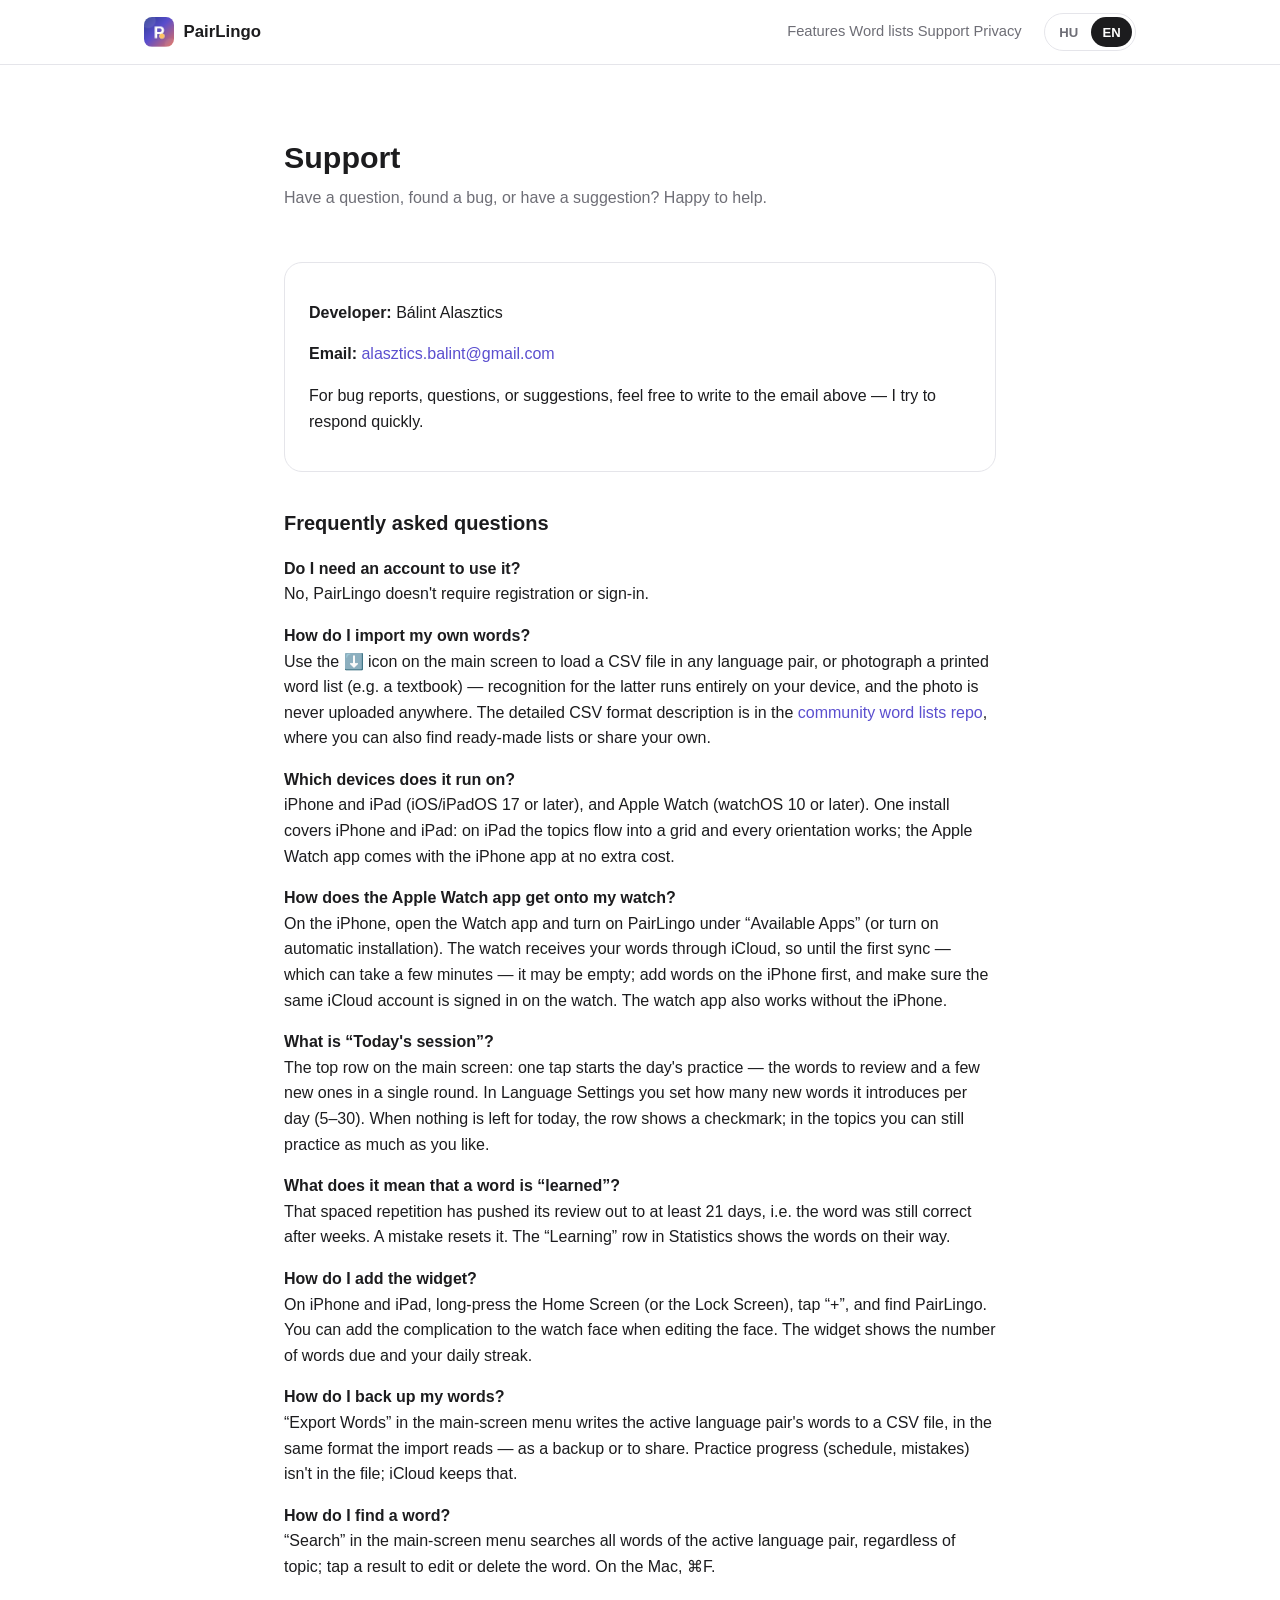
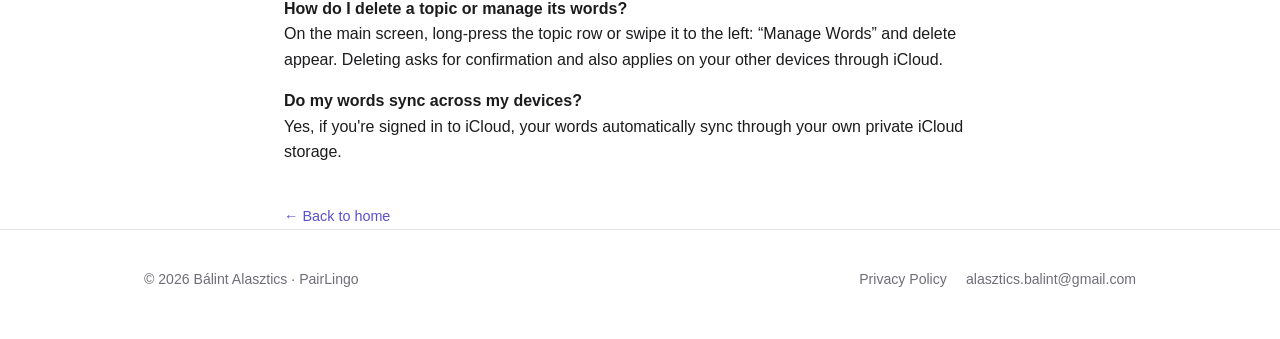
<file: support.html>
<!DOCTYPE html>
<html lang="hu">
<head>
<meta charset="UTF-8">
<meta name="viewport" content="width=device-width, initial-scale=1">
<title>PairLingo — Támogatás / Support</title>
<link rel="icon" href="assets/icon-1024.png">
<link rel="apple-touch-icon" href="assets/icon-1024.png">
<link rel="stylesheet" href="assets/style.css">
</head>
<body>

<header class="site-header">
  <div class="wrap">
    <a class="brand" href="index.html">
      <img src="assets/icon-1024.png" alt="PairLingo">
      PairLingo
    </a>
    <nav class="site-nav">
      <span class="nav-links">
        <a href="index.html#funkciok"><span data-lang="hu">Funkciók</span><span data-lang="en">Features</span></a>
        <a href="word-lists.html"><span data-lang="hu">Szókészletek</span><span data-lang="en">Word lists</span></a>
        <a href="support.html"><span data-lang="hu">Támogatás</span><span data-lang="en">Support</span></a>
        <a href="privacy.html"><span data-lang="hu">Adatvédelem</span><span data-lang="en">Privacy</span></a>
      </span>
      <span class="lang-switch">
        <button data-set-lang="hu">HU</button>
        <button data-set-lang="en">EN</button>
      </span>
    </nav>
  </div>
</header>

<main class="narrow">

  <div class="page-header">
    <div data-lang="hu">
      <h1>Támogatás</h1>
      <p class="subtitle">Kérdésed van, hibát találtál, vagy javaslatod van? Szívesen segítek.</p>
    </div>
    <div data-lang="en">
      <h1>Support</h1>
      <p class="subtitle">Have a question, found a bug, or have a suggestion? Happy to help.</p>
    </div>
  </div>

  <div class="content">
    <div class="card">
      <div data-lang="hu">
        <p><strong>Fejlesztő:</strong> Alasztics Bálint</p>
        <p><strong>E-mail:</strong> <a href="mailto:alasztics.balint@gmail.com">alasztics.balint@gmail.com</a></p>
        <p>Hibajelentéssel, kérdéssel vagy javaslattal kapcsolatban írj bátran a fenti e-mail címre — igyekszem hamar válaszolni.</p>
      </div>
      <div data-lang="en">
        <p><strong>Developer:</strong> Bálint Alasztics</p>
        <p><strong>Email:</strong> <a href="mailto:alasztics.balint@gmail.com">alasztics.balint@gmail.com</a></p>
        <p>For bug reports, questions, or suggestions, feel free to write to the email above — I try to respond quickly.</p>
      </div>
    </div>

    <div data-lang="hu">
      <h2>Gyakori kérdések</h2>
      <p><strong>Kell fiók a használatához?</strong><br>Nem, a PairLingo nem igényel regisztrációt vagy bejelentkezést.</p>
      <p><strong>Hogyan importálom a saját szavaimat?</strong><br>A főképernyő ⬇️ ikonjával tölthetsz be egy CSV fájlt bármilyen nyelvpárban, vagy lefényképezhetsz egy nyomtatott szólistát (pl. tankönyvet) — utóbbinál a felismerés kizárólag a készüléken fut, a kép sosem kerül fel semmilyen szerverre. A CSV formátum részletes leírása a <a href="https://github.com/alabalint/pairlingo-wordlists#csv-form%C3%A1tum">közösségi szókészletek repóban</a> található, ahol kész szólistákat is találsz, vagy megoszthatod a sajátodat.</p>
      <p><strong>Mely készülékeken fut?</strong><br>iPhone-on és iPaden (iOS/iPadOS 17 vagy újabb), valamint Apple Watchon (watchOS 10 vagy újabb). Egy telepítés elég az iPhone-hoz és az iPadhez: iPaden a témakörök rácsba rendeződnek, minden tájolásban használhatod; az Apple Watch app az iPhone apphoz tartozik, külön vásárlás nélkül.</p>
      <p><strong>Hogyan kerül fel az Apple Watch app az órámra?</strong><br>Az iPhone-on a Watch appban a „Telepíthető alkalmazások” között kapcsold be a PairLingót (vagy az automatikus telepítést). Az óra a szavakat az iCloudból kapja, ezért az első szinkronig — ami percekig is eltarthat — üres lehet; előbb vegyél fel szavakat az iPhone-on, és legyen bejelentkezve ugyanaz az iCloud-fiók az órán is. Az óra az iPhone nélkül is használható.</p>
      <p><strong>Mi az a „Mai adag”?</strong><br>A főképernyő felső sora: egy koppintással elindítja a nap gyakorlását — az ismétlendő szavak és néhány új szó egy körben. A Nyelvi beállításokban állíthatod, naponta hány új szót vezessen be (5–30). Ha mára nincs több teendő, a sor kipipálva áll; a témakörökben ettől függetlenül bármennyit gyakorolhatsz.</p>
      <p><strong>Mit jelent, hogy egy szó „megtanult”?</strong><br>Azt, hogy a térközös ismétlés már legalább 21 napra kitolta az ismétlését, vagyis a szó hetek múltán is ment. Egy hiba visszaállítja. A Statisztika „Tanulás alatt” sora az úton lévő szavakat mutatja.</p>
      <p><strong>Hogyan teszem ki a widgetet?</strong><br>iPhone-on és iPaden nyomd hosszan a kezdőképernyőt (vagy a zárolási képernyőt), koppints a „+”-ra, és keresd meg a PairLingót. Az óralapra a komplikációt az óra szerkesztésekor adhatod hozzá. A widget az esedékes szavak számát és a napi sorozatodat mutatja.</p>
      <p><strong>Hogyan menthetem ki a szavaimat?</strong><br>A főképernyő menüjében a „Szavak exportálása” az aktív nyelvpár szavait CSV fájlba írja, ugyanabban a formátumban, amit az import beolvas — biztonsági mentésnek vagy megosztáshoz. A gyakorlási haladás (ütemezés, hibák) nincs a fájlban; azt az iCloud őrzi.</p>
      <p><strong>Hogyan keresek egy szót?</strong><br>A főképernyő menüjében a „Keresés” az aktív nyelvpár összes szava között keres, témakörtől függetlenül; a találatra koppintva szerkesztheted vagy törölheted a szót. Macen ⌘F.</p>
      <p><strong>Hogyan törlök egy témakört, vagy hogyan kezelem a szavait?</strong><br>A főképernyőn nyomd hosszan a témakör sorát, vagy húzd balra: megjelenik a „Szavak kezelése” és a törlés. A törlés megerősítést kér, és az iCloudon át a többi eszközödön is érvényesül.</p>
      <p><strong>Szinkronizálódnak a szavaim a készülékeim között?</strong><br>Igen, ha be van jelentkezve iCloud-fiókod, a szavak automatikusan szinkronizálódnak a saját, privát iCloud-tárhelyeden keresztül.</p>
    </div>
    <div data-lang="en">
      <h2>Frequently asked questions</h2>
      <p><strong>Do I need an account to use it?</strong><br>No, PairLingo doesn't require registration or sign-in.</p>
      <p><strong>How do I import my own words?</strong><br>Use the ⬇️ icon on the main screen to load a CSV file in any language pair, or photograph a printed word list (e.g. a textbook) — recognition for the latter runs entirely on your device, and the photo is never uploaded anywhere. The detailed CSV format description is in the <a href="https://github.com/alabalint/pairlingo-wordlists/blob/main/README.en.md#csv-format">community word lists repo</a>, where you can also find ready-made lists or share your own.</p>
      <p><strong>Which devices does it run on?</strong><br>iPhone and iPad (iOS/iPadOS 17 or later), and Apple Watch (watchOS 10 or later). One install covers iPhone and iPad: on iPad the topics flow into a grid and every orientation works; the Apple Watch app comes with the iPhone app at no extra cost.</p>
      <p><strong>How does the Apple Watch app get onto my watch?</strong><br>On the iPhone, open the Watch app and turn on PairLingo under “Available Apps” (or turn on automatic installation). The watch receives your words through iCloud, so until the first sync — which can take a few minutes — it may be empty; add words on the iPhone first, and make sure the same iCloud account is signed in on the watch. The watch app also works without the iPhone.</p>
      <p><strong>What is “Today's session”?</strong><br>The top row on the main screen: one tap starts the day's practice — the words to review and a few new ones in a single round. In Language Settings you set how many new words it introduces per day (5–30). When nothing is left for today, the row shows a checkmark; in the topics you can still practice as much as you like.</p>
      <p><strong>What does it mean that a word is “learned”?</strong><br>That spaced repetition has pushed its review out to at least 21 days, i.e. the word was still correct after weeks. A mistake resets it. The “Learning” row in Statistics shows the words on their way.</p>
      <p><strong>How do I add the widget?</strong><br>On iPhone and iPad, long-press the Home Screen (or the Lock Screen), tap “+”, and find PairLingo. You can add the complication to the watch face when editing the face. The widget shows the number of words due and your daily streak.</p>
      <p><strong>How do I back up my words?</strong><br>“Export Words” in the main-screen menu writes the active language pair's words to a CSV file, in the same format the import reads — as a backup or to share. Practice progress (schedule, mistakes) isn't in the file; iCloud keeps that.</p>
      <p><strong>How do I find a word?</strong><br>“Search” in the main-screen menu searches all words of the active language pair, regardless of topic; tap a result to edit or delete the word. On the Mac, ⌘F.</p>
      <p><strong>How do I delete a topic or manage its words?</strong><br>On the main screen, long-press the topic row or swipe it to the left: “Manage Words” and delete appear. Deleting asks for confirmation and also applies on your other devices through iCloud.</p>
      <p><strong>Do my words sync across my devices?</strong><br>Yes, if you're signed in to iCloud, your words automatically sync through your own private iCloud storage.</p>
    </div>
  </div>

  <a class="back-link" href="index.html">
    <span data-lang="hu">&larr; Vissza a főoldalra</span>
    <span data-lang="en">&larr; Back to home</span>
  </a>

</main>

<footer class="site-footer">
  <div class="wrap">
    <div data-lang="hu">© 2026 Alasztics Bálint · PairLingo</div>
    <div data-lang="en">© 2026 Bálint Alasztics · PairLingo</div>
    <nav>
      <a href="privacy.html"><span data-lang="hu">Adatvédelem</span><span data-lang="en">Privacy Policy</span></a>
      <a href="mailto:alasztics.balint@gmail.com">alasztics.balint@gmail.com</a>
    </nav>
  </div>
</footer>

<script src="assets/lang.js"></script>
</body>
</html>
</file>
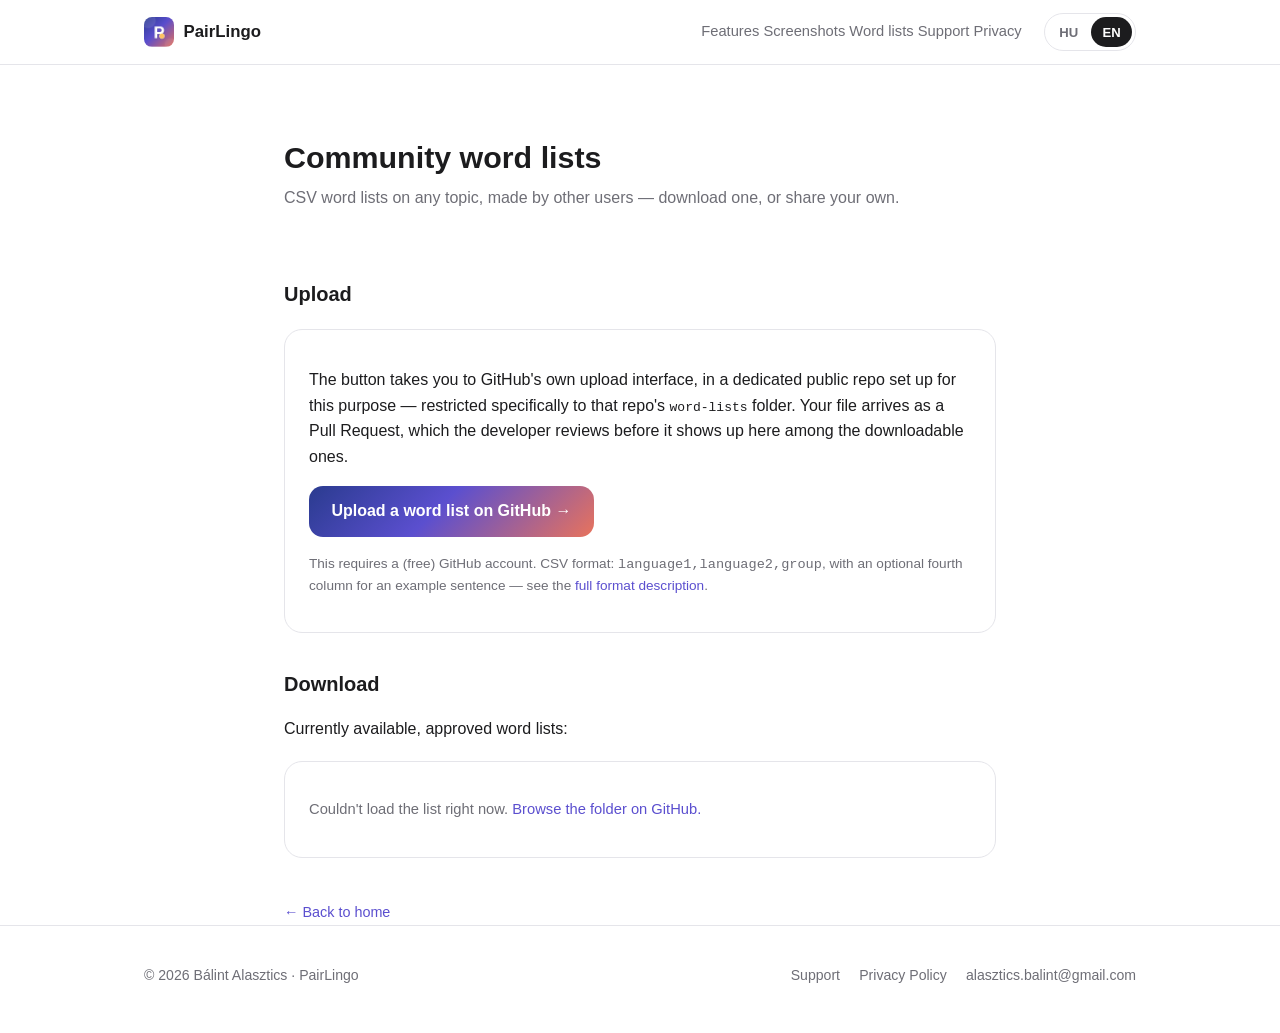
<file: word-lists.html>
<!DOCTYPE html>
<html lang="hu">
<head>
<meta charset="UTF-8">
<meta name="viewport" content="width=device-width, initial-scale=1">
<title>PairLingo — Közösségi szókészletek / Community Word Lists</title>
<meta name="description" content="Ossz meg és tölts le PairLingo szókészlet CSV fájlokat, amiket más felhasználók készítettek. / Share and download PairLingo word-list CSV files made by other users.">
<link rel="icon" href="assets/icon-1024.png">
<link rel="apple-touch-icon" href="assets/icon-1024.png">
<link rel="stylesheet" href="assets/style.css">
</head>
<body>

<header class="site-header">
  <div class="wrap">
    <a class="brand" href="index.html">
      <img src="assets/icon-1024.png" alt="PairLingo">
      PairLingo
    </a>
    <nav class="site-nav">
      <span class="nav-links">
        <a href="index.html#funkciok"><span data-lang="hu">Funkciók</span><span data-lang="en">Features</span></a>
        <a href="index.html#screenshotok"><span data-lang="hu">Képernyőképek</span><span data-lang="en">Screenshots</span></a>
        <a href="word-lists.html"><span data-lang="hu">Szókészletek</span><span data-lang="en">Word lists</span></a>
        <a href="support.html"><span data-lang="hu">Támogatás</span><span data-lang="en">Support</span></a>
        <a href="privacy.html"><span data-lang="hu">Adatvédelem</span><span data-lang="en">Privacy</span></a>
      </span>
      <span class="lang-switch">
        <button data-set-lang="hu">HU</button>
        <button data-set-lang="en">EN</button>
      </span>
    </nav>
  </div>
</header>

<main class="narrow">

  <div class="page-header">
    <div data-lang="hu">
      <h1>Közösségi szókészletek</h1>
      <p class="subtitle">Mások által készített, tetszőleges témájú CSV szókészletek — töltsd le, vagy oszd meg a sajátodat.</p>
    </div>
    <div data-lang="en">
      <h1>Community word lists</h1>
      <p class="subtitle">CSV word lists on any topic, made by other users — download one, or share your own.</p>
    </div>
  </div>

  <div class="content">

    <div data-lang="hu">
      <h2>Feltöltés</h2>
    </div>
    <div data-lang="en">
      <h2>Upload</h2>
    </div>

    <div class="card">
      <div data-lang="hu">
        <p>A gomb a GitHub saját feltöltő felületére visz, egy erre a célra fenntartott, dedikált publikus repóban — kizárólag ott, a <code>word-lists</code> mappára korlátozva. A fájlod egy Pull Requestként érkezik be, amit a fejlesztő átnéz, mielőtt megjelenne itt a letölthetők között.</p>
        <p><a class="btn-primary" href="https://github.com/alabalint/pairlingo-wordlists/upload/main/word-lists" target="_blank" rel="noopener">Szókészlet feltöltése a GitHubon &rarr;</a></p>
        <p class="note">Ehhez egy (ingyenes) GitHub-fiók szükséges. A CSV formátum: <code>nyelv1,nyelv2,csoport</code>, opcionálisan egy negyedik, példamondat-oszloppal — lásd a <a href="https://github.com/alabalint/pairlingo-wordlists#csv-form%C3%A1tum" target="_blank" rel="noopener">részletes leírást</a>.</p>
      </div>
      <div data-lang="en">
        <p>The button takes you to GitHub's own upload interface, in a dedicated public repo set up for this purpose — restricted specifically to that repo's <code>word-lists</code> folder. Your file arrives as a Pull Request, which the developer reviews before it shows up here among the downloadable ones.</p>
        <p><a class="btn-primary" href="https://github.com/alabalint/pairlingo-wordlists/upload/main/word-lists" target="_blank" rel="noopener">Upload a word list on GitHub &rarr;</a></p>
        <p class="note">This requires a (free) GitHub account. CSV format: <code>language1,language2,group</code>, with an optional fourth column for an example sentence — see the <a href="https://github.com/alabalint/pairlingo-wordlists/blob/main/README.en.md#csv-format" target="_blank" rel="noopener">full format description</a>.</p>
      </div>
    </div>

    <div data-lang="hu">
      <h2>Letöltés</h2>
      <p>A jelenleg elérhető, jóváhagyott szókészletek:</p>
    </div>
    <div data-lang="en">
      <h2>Download</h2>
      <p>Currently available, approved word lists:</p>
    </div>

    <div class="card">
      <div id="wordlist-groups"></div>
      <p class="wordlist-status" id="wordlist-status">
        <span data-lang="hu">Betöltés…</span>
        <span data-lang="en">Loading…</span>
      </p>
    </div>

  </div>

  <a class="back-link" href="index.html">
    <span data-lang="hu">&larr; Vissza a főoldalra</span>
    <span data-lang="en">&larr; Back to home</span>
  </a>

</main>

<footer class="site-footer">
  <div class="wrap">
    <div data-lang="hu">© 2026 Alasztics Bálint · PairLingo</div>
    <div data-lang="en">© 2026 Bálint Alasztics · PairLingo</div>
    <nav>
      <a href="support.html"><span data-lang="hu">Támogatás</span><span data-lang="en">Support</span></a>
      <a href="privacy.html"><span data-lang="hu">Adatvédelem</span><span data-lang="en">Privacy Policy</span></a>
      <a href="mailto:alasztics.balint@gmail.com">alasztics.balint@gmail.com</a>
    </nav>
  </div>
</footer>

<script src="assets/lang.js"></script>
<script src="assets/word-lists.js"></script>
</body>
</html>
</file>
<file: assets/style.css>
/* PairLingo — shared site styles */

:root {
  color-scheme: light dark;

  --indigo: #2a3b8f;
  --violet: #5b4fcf;
  --coral: #e8735c;
  --amber: #ffc15e;

  --bg: #ffffff;
  --bg-alt: #f6f6fb;
  --text: #1c1c1e;
  --text-muted: #6e6e76;
  --border: #e5e5ea;
  --card-bg: #ffffff;
  --shadow: 0 20px 45px rgba(42, 30, 100, 0.08);
  --radius-lg: 28px;
  --radius-md: 18px;
  --radius-sm: 12px;

  --brand-gradient: linear-gradient(135deg, var(--indigo) 0%, var(--violet) 45%, var(--coral) 100%);

  /* The app's 6 in-app color themes (AppTheme.swift base RGB values), plus a soft
     pastel "tint" of each (matching the app's own light-mode cardTint blend) —
     used to color different parts of this site the same way the app colors itself. */
  --ocean: #668fb3;      --ocean-tint: #e7edf3;
  --sage: #7a9e87;       --sage-tint: #eaefec;
  --lavender: #8a7dba;   --lavender-tint: #ecebf4;
  --peach: #cc8a61;      --peach-tint: #f7ece6;
  --rosewood: #c4788a;   --rosewood-tint: #f6e9ec;
  --graphite: #788594;   --graphite-tint: #e9ebee;
}

@media (prefers-color-scheme: dark) {
  :root {
    --bg: #0b0b12;
    --bg-alt: #121220;
    --text: #f2f2f7;
    --text-muted: #9a9aa6;
    --border: #26263a;
    --card-bg: #16162590;
    --shadow: 0 20px 45px rgba(0, 0, 0, 0.45);

    /* Same 6 theme colors, tinted dark (matching the app's dark-mode blend). */
    --ocean-tint: #1f2b36;
    --sage-tint: #252f29;
    --lavender-tint: #292638;
    --peach-tint: #3d291d;
    --rosewood-tint: #3b2429;
    --graphite-tint: #24282c;
  }
}

* { box-sizing: border-box; }

html { scroll-behavior: smooth; }

body {
  margin: 0;
  font-family: -apple-system, BlinkMacSystemFont, "SF Pro Text", "Segoe UI", Roboto, sans-serif;
  background: var(--bg);
  color: var(--text);
  line-height: 1.6;
  -webkit-font-smoothing: antialiased;
}

a { color: var(--violet); text-decoration: none; }
a:hover { text-decoration: underline; }

.wrap {
  max-width: 1040px;
  margin: 0 auto;
  padding: 0 1.5rem;
}

.narrow {
  max-width: 760px;
  margin: 0 auto;
  padding: 0 1.5rem;
}

/* Header */

.site-header {
  position: sticky;
  top: 0;
  z-index: 20;
  backdrop-filter: saturate(180%) blur(14px);
  -webkit-backdrop-filter: saturate(180%) blur(14px);
  background: color-mix(in srgb, var(--bg) 82%, transparent);
  border-bottom: 1px solid var(--border);
}

.site-header .wrap {
  display: flex;
  align-items: center;
  justify-content: space-between;
  height: 64px;
  gap: 1rem;
}

.brand {
  display: flex;
  align-items: center;
  gap: 0.6rem;
  font-weight: 700;
  font-size: 1.05rem;
  color: var(--text);
}
.brand:hover { text-decoration: none; }
.brand img { width: 30px; height: 30px; border-radius: 8px; display: block; }

.site-nav {
  display: flex;
  align-items: center;
  gap: 1.4rem;
  font-size: 0.92rem;
}
.site-nav a { color: var(--text-muted); }
.site-nav a:hover { color: var(--text); text-decoration: none; }

.lang-switch {
  display: inline-flex;
  border: 1px solid var(--border);
  border-radius: 999px;
  padding: 3px;
  gap: 2px;
}
.lang-switch button {
  border: none;
  background: transparent;
  color: var(--text-muted);
  font: inherit;
  font-size: 0.82rem;
  font-weight: 600;
  padding: 0.3rem 0.7rem;
  border-radius: 999px;
  cursor: pointer;
}
.lang-switch button.active {
  background: var(--text);
  color: var(--bg);
}

/* Hero */

.hero {
  padding: 4.5rem 0 3.5rem;
  text-align: center;
}

.hero .icon {
  width: 108px;
  height: 108px;
  border-radius: 26px;
  box-shadow: var(--shadow);
  margin-bottom: 1.6rem;
}

.hero h1 {
  font-size: clamp(2.1rem, 5vw, 3.2rem);
  margin: 0 0 0.6rem;
  letter-spacing: -0.02em;
}

.hero .tagline {
  font-size: clamp(1.05rem, 2.4vw, 1.3rem);
  color: var(--text-muted);
  max-width: 620px;
  margin: 0 auto 2.2rem;
}

.badge-row {
  display: flex;
  justify-content: center;
  gap: 0.9rem;
  flex-wrap: wrap;
}

.store-badge {
  display: inline-flex;
  align-items: center;
  gap: 0.6rem;
  background: #000;
  color: #fff !important;
  border-radius: 14px;
  padding: 0.7rem 1.3rem;
  font-weight: 600;
  text-decoration: none !important;
  border: 1px solid rgba(255,255,255,0.15);
}
.store-badge .apple-mark { font-size: 1.5rem; line-height: 1; }
.store-badge .store-text { display: flex; flex-direction: column; align-items: flex-start; line-height: 1.15; }
.store-badge .store-text small { font-size: 0.68rem; font-weight: 500; opacity: 0.85; }
.store-badge .store-text strong { font-size: 1.02rem; }
.store-badge.disabled { opacity: 0.55; cursor: default; pointer-events: none; }

/* Sections */

section { padding: 3.2rem 0; }
section.alt { background: var(--bg-alt); }

/* Section-level tints, cycling through the app's own theme colors. */
.tint-ocean { background: var(--ocean-tint); }
.tint-sage { background: var(--sage-tint); }
.tint-lavender { background: var(--lavender-tint); }
.tint-graphite { background: var(--graphite-tint); }

h2.section-title {
  font-size: clamp(1.5rem, 3vw, 2rem);
  text-align: center;
  margin: 0 0 0.5rem;
  letter-spacing: -0.01em;
}
p.section-sub {
  text-align: center;
  color: var(--text-muted);
  max-width: 560px;
  margin: 0 auto 2.6rem;
}

/* Feature grid */

.feature-grid {
  display: grid;
  grid-template-columns: repeat(3, 1fr);
  gap: 1.1rem;
}
@media (max-width: 900px) {
  .feature-grid { grid-template-columns: repeat(2, 1fr); }
  /* 9 cards don't divide evenly by 2 — stretch the last one so it
     doesn't sit alone, off-center, in its own row. */
  .feature-card:last-child { grid-column: 1 / -1; }
}
@media (max-width: 520px) {
  .feature-grid { grid-template-columns: 1fr; }
  .feature-card:last-child { grid-column: auto; }
}

.feature-card {
  background: var(--card-bg);
  border: 1px solid var(--border);
  border-radius: var(--radius-md);
  padding: 1.6rem 1.5rem;
}
.feature-card .emoji {
  font-size: 1.8rem;
  display: inline-flex;
  width: 52px;
  height: 52px;
  align-items: center;
  justify-content: center;
  border-radius: 14px;
  background: var(--bg-alt);
  margin-bottom: 0.9rem;
}
/* Each card's icon badge takes one of the app's 6 theme colors as its tint. */
.feature-card .emoji.ocean { background: var(--ocean-tint); }
.feature-card .emoji.sage { background: var(--sage-tint); }
.feature-card .emoji.lavender { background: var(--lavender-tint); }
.feature-card .emoji.peach { background: var(--peach-tint); }
.feature-card .emoji.rosewood { background: var(--rosewood-tint); }
.feature-card .emoji.graphite { background: var(--graphite-tint); }
.feature-card h3 {
  font-size: 1.05rem;
  margin: 0 0 0.4rem;
}
.feature-card p {
  font-size: 0.92rem;
  color: var(--text-muted);
  margin: 0;
}

/* Showcase / screenshots */

/* Wider than the site's standard 1040px .wrap: five phone screenshots side by
   side need more room, and a fixed-width row inside the narrower wrap either
   wraps awkwardly (an orphaned last image, centered, on its own half-empty
   row) or leaves the section looking narrow on a wide desktop viewport. */
#screenshotok .wrap {
  max-width: 1320px;
}

.showcase {
  display: grid;
  grid-template-columns: repeat(3, 1fr);
  gap: 1.6rem;
}
@media (max-width: 560px) {
  .showcase { grid-template-columns: repeat(2, 1fr); }
}
.showcase figure {
  margin: 0;
  text-align: center;
}
.showcase img {
  width: 100%;
  border-radius: 22px;
  box-shadow: var(--shadow);
  border: 1px solid var(--border);
  display: block;
}
.showcase figcaption {
  margin-top: 0.8rem;
  font-size: 0.85rem;
  color: var(--text-muted);
}

/* More-features list */

.more-list {
  columns: 2;
  column-gap: 2.5rem;
  max-width: 640px;
  margin: 0 auto;
  padding: 0;
  list-style: none;
}
.more-list li {
  break-inside: avoid;
  margin-bottom: 0.85rem;
  padding-left: 1.5rem;
  position: relative;
  font-size: 0.95rem;
}
.more-list li::before {
  content: "";
  position: absolute;
  left: 0;
  top: 0.55em;
  width: 8px;
  height: 8px;
  border-radius: 50%;
  background: var(--brand-gradient);
}

/* Cards (privacy/support pages) */

.card {
  border: 1px solid var(--border);
  border-radius: var(--radius-md);
  padding: 1.3rem 1.5rem;
  margin: 1.2rem 0;
  background: var(--card-bg);
}

/* Simple content pages (privacy/support) */

.page-header {
  padding: 3rem 0 1rem;
}
.page-header h1 { font-size: 1.9rem; margin-bottom: 0.2rem; }
.page-header .subtitle { color: var(--text-muted); margin-top: 0; }

.content h2 { font-size: 1.25rem; margin-top: 2.2rem; }
.content hr { margin: 3rem 0; border: none; border-top: 1px solid var(--border); }

.back-link { display: inline-block; margin: 1.5rem 0 0; font-size: 0.9rem; }

/* Footer */

footer.site-footer {
  border-top: 1px solid var(--border);
  padding: 2.4rem 0 3rem;
  color: var(--text-muted);
  font-size: 0.88rem;
}
footer.site-footer .wrap {
  display: flex;
  justify-content: space-between;
  align-items: center;
  flex-wrap: wrap;
  gap: 1rem;
}
footer.site-footer nav { display: flex; gap: 1.2rem; }
footer.site-footer a { color: var(--text-muted); }
footer.site-footer a:hover { color: var(--text); }

/* Language visibility — toggled by assets/lang.js via this class, so it always
   wins regardless of any element's own `display` (flex/inline/etc.) rule. */
.lang-hidden { display: none !important; }

@media (max-width: 640px) {
  .site-nav .nav-links { display: none; }
  .more-list { columns: 1; }
}

/* Word-list sharing page */

.btn-primary {
  display: inline-flex;
  align-items: center;
  gap: 0.5rem;
  background: var(--brand-gradient);
  color: #fff !important;
  border-radius: 14px;
  padding: 0.8rem 1.4rem;
  font-weight: 600;
  text-decoration: none !important;
}
.btn-primary:hover { opacity: 0.92; }

.note {
  font-size: 0.85rem;
  color: var(--text-muted);
  margin-top: 0.8rem;
}

.wordlist-group + .wordlist-group {
  border-top: 1px solid var(--border);
}

.wordlist-group-heading {
  display: flex;
  align-items: center;
  gap: 0.8rem;
  padding: 0.9rem 0;
  font-size: 1rem;
  font-weight: 600;
  cursor: pointer;
  list-style: none;
}
.wordlist-group-heading::marker,
.wordlist-group-heading::-webkit-details-marker {
  display: none;
  content: "";
}
.wordlist-group-label { flex: 1; }

.wordlist-group-chevron {
  width: 8px;
  height: 8px;
  flex-shrink: 0;
  border-right: 2px solid var(--text-muted);
  border-bottom: 2px solid var(--text-muted);
  transform: rotate(45deg);
  transition: transform 0.15s ease;
}
.wordlist-group[open] > .wordlist-group-heading .wordlist-group-chevron {
  transform: rotate(-135deg);
}

.wordlist-group .wordlist-table { margin-top: 0; margin-bottom: 0.6rem; }

.wordlist-table {
  width: 100%;
  border-collapse: collapse;
  margin-top: 0.5rem;
}
.wordlist-table td {
  padding: 0.7rem 0;
  border-bottom: 1px solid var(--border);
  vertical-align: middle;
  overflow-wrap: anywhere;
}
.wordlist-table td.wl-size {
  color: var(--text-muted);
  font-size: 0.85rem;
  text-align: right;
  white-space: nowrap;
  padding-left: 1rem;
}
.wordlist-table a.wl-download {
  font-weight: 600;
}
.wordlist-status {
  color: var(--text-muted);
  font-size: 0.92rem;
}

/* 1.7: platform-sor a hero-ban, iPad-képernyőképek külön rácsban */
.platforms {
  margin-top: -0.4rem;
  font-size: 0.95rem;
  opacity: 0.8;
}
.showcase-title {
  text-align: center;
  margin: 3rem 0 1.4rem;
  font-size: 1.2rem;
}
.showcase-ipad {
  grid-template-columns: repeat(3, 1fr);
}
@media (max-width: 560px) {
  .showcase-ipad { grid-template-columns: 1fr; }
}
</file>
